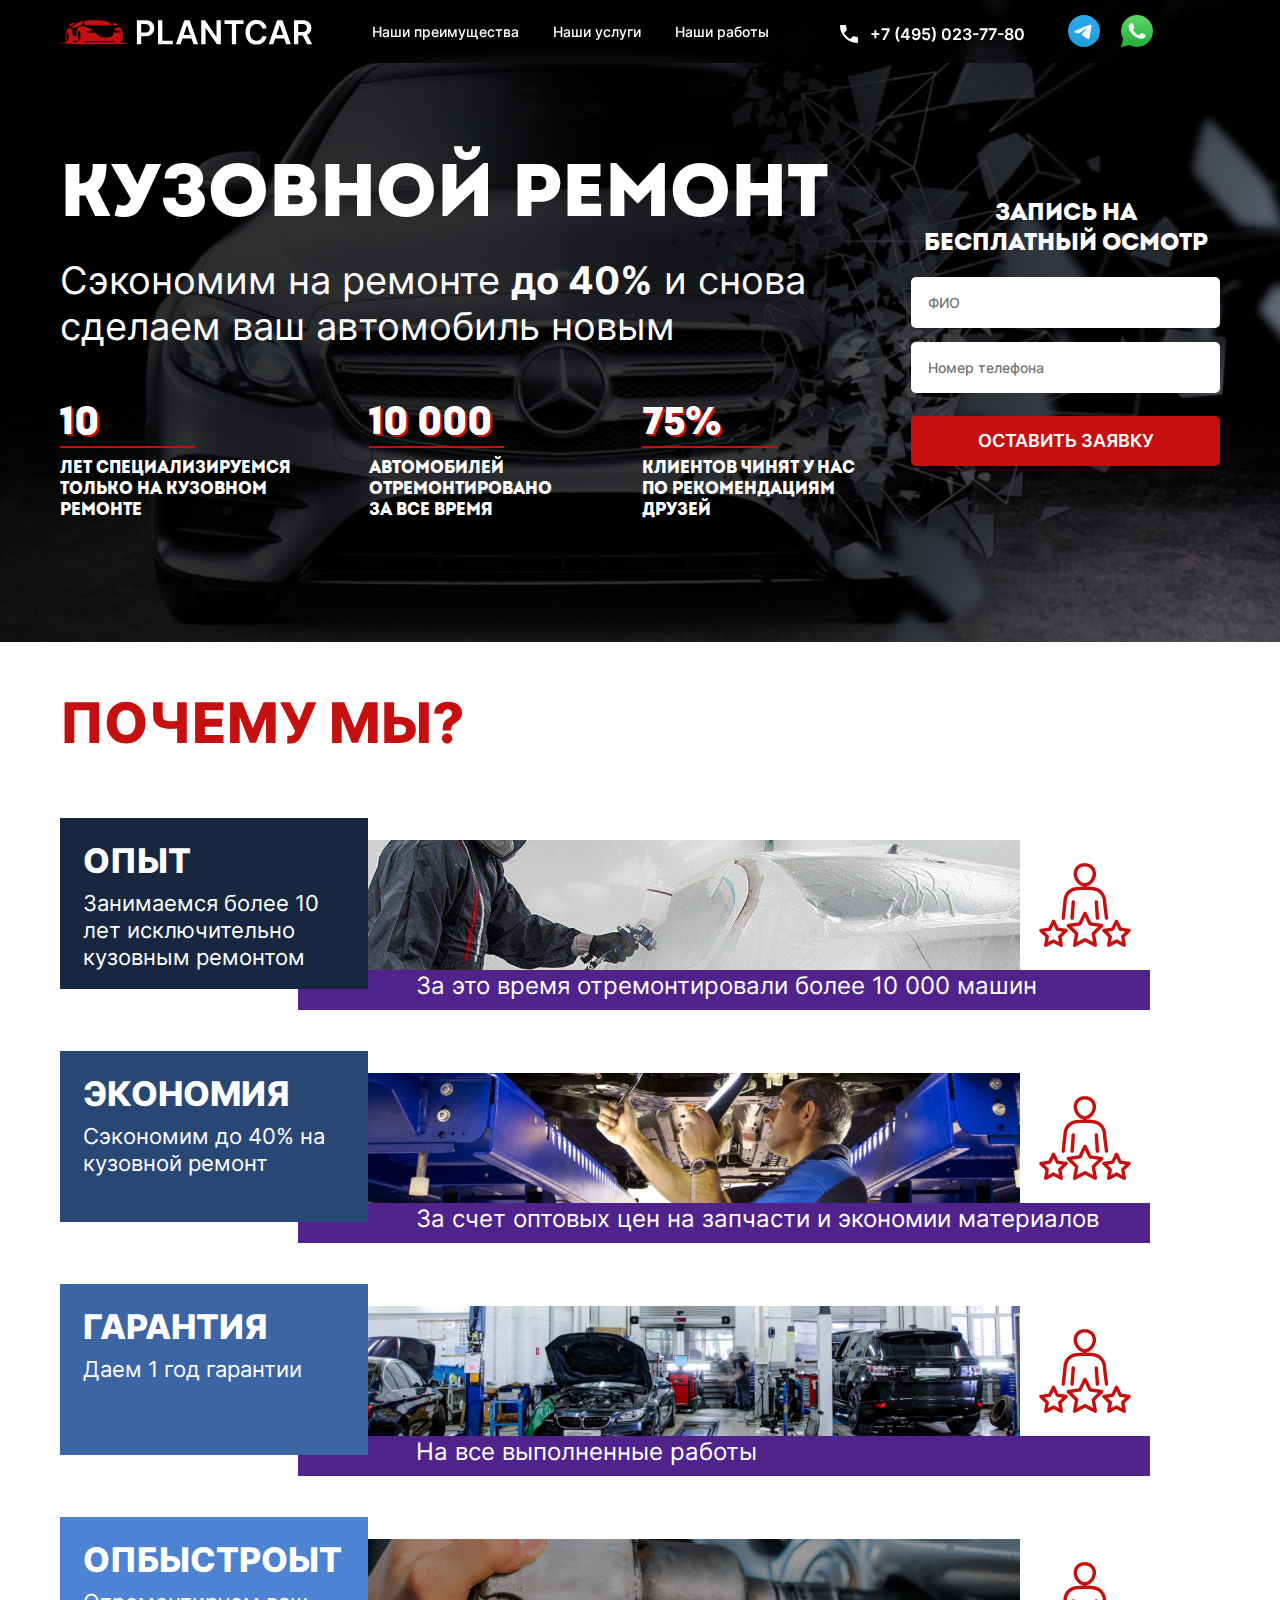
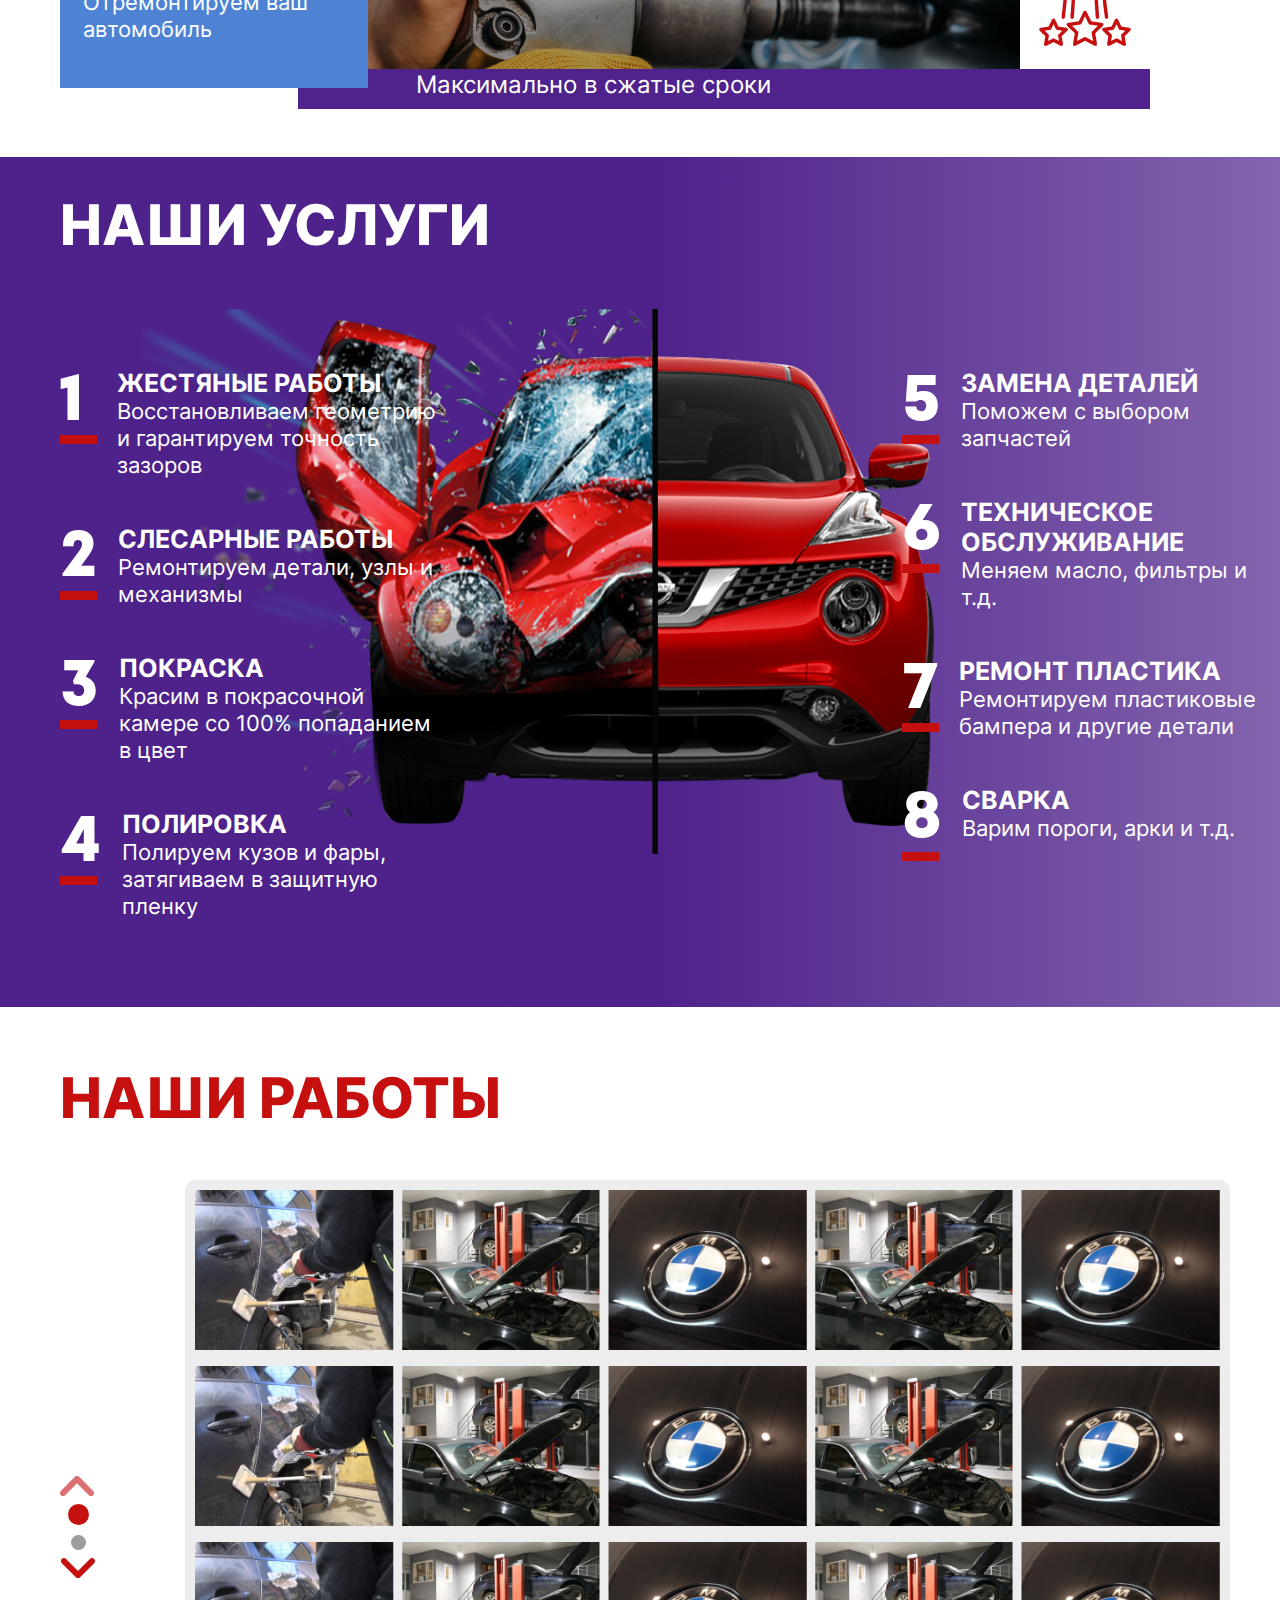
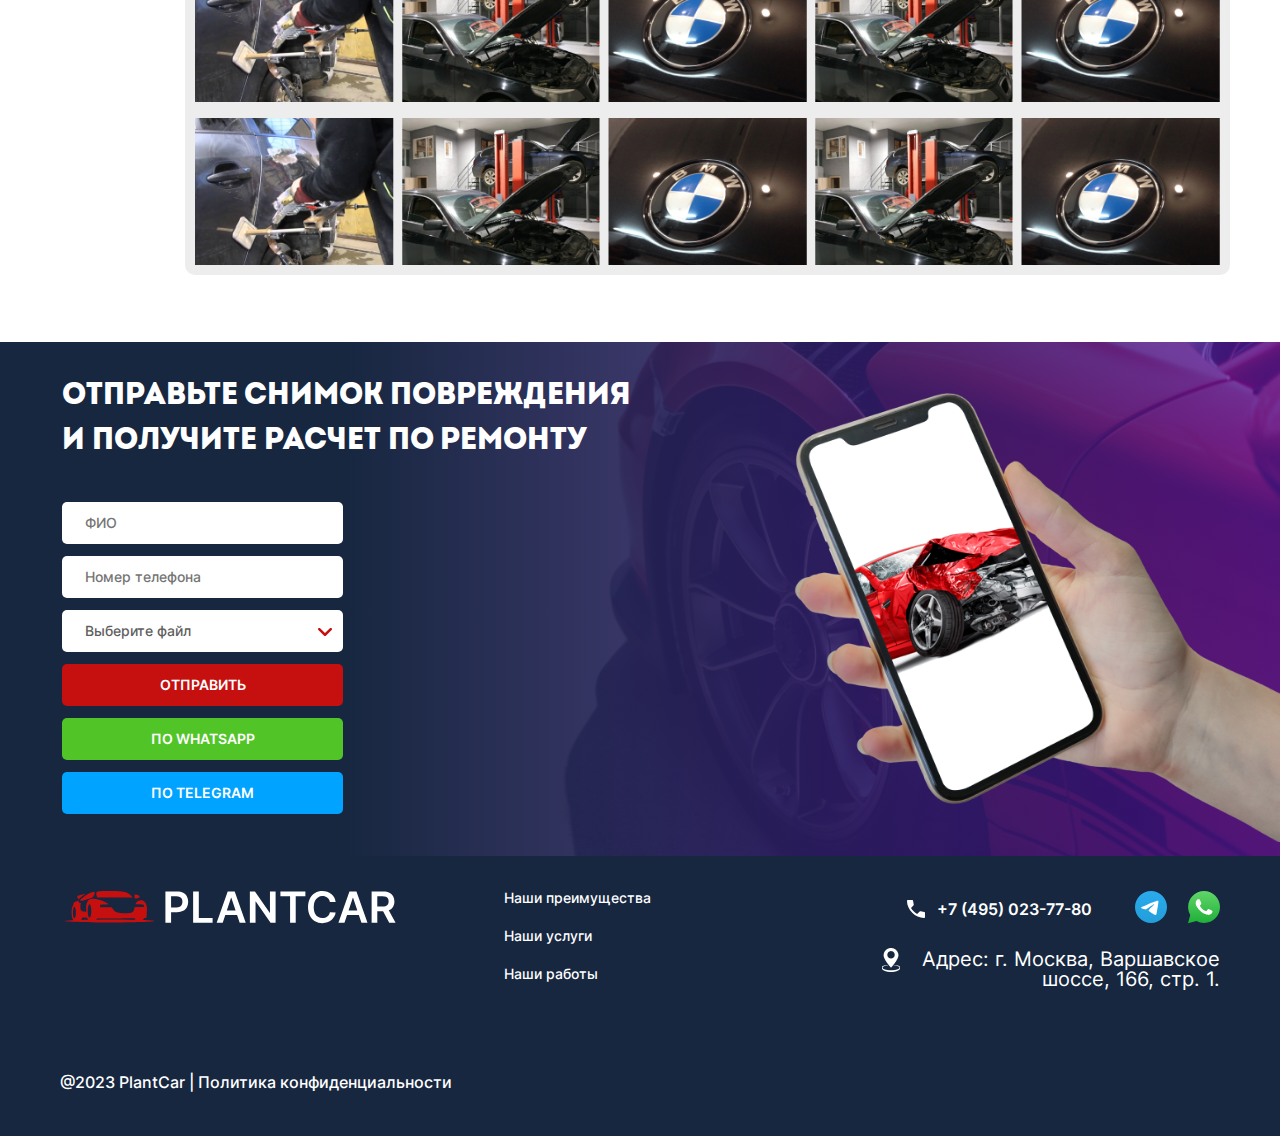
<file: index.html>
<!DOCTYPE html>
<html lang="ru">

<head>
  <meta charset="UTF-8">
  <meta http-equiv="X-UA-Compatible" content="IE=edge">
  <meta name="viewport" content="width=device-width, initial-scale=1.0">
  <link rel="icon" type="image/png" href="./images/ico.png">
  <title>PLANTCAR</title>
  <link href="./css/fonts.css" rel="stylesheet">
  <link href="./css/reset.css" rel="stylesheet">
  <link href="./css/swiper-bundle.min.css" rel="stylesheet">
  <link href="./css/style.css" rel="stylesheet">
  <link href="./css/media.css" rel="stylesheet">
  <script defer src="./js/inputmask.min.js"></script>
  <script defer src="./js/justvalidate.min.js"></script>
  <script defer src="./js/swiper-bundle.min.js"></script>
  <script defer src="./js/index.js"></script>
</head>

<body class="body">
  <header class="header">
    <div class="header__inner">
      <a class="logo" href="#!">
        <img src="./images/logo.svg" alt="Логотип plantcar" width="253" height="23">
      </a>
      <nav class="nav header__nav" data-menu="menu">
        <ul class="nav__list">
          <li><a class="nav__link" href="#about" data-menu-link>Наши преимущества</a></li>
          <li><a class="nav__link" href="#services" data-menu-link>Наши услуги</a></li>
          <li><a class="nav__link" href="#portfolio" data-menu-link>Наши работы</a></li>
        </ul>
        <div class="contacts">
          <a class="phone" href="tel:+74950237780">+7 (495) 023-77-80</a>
          <div class="socials">
            <a class="socials__link" href="https://t.me/jameselbrother" target="_blank" title="Перейти в телеграм">
              <img class="socials__image" src="./images/icons/telegram.svg" alt="Приложение телеграм">
            </a>
            <a class="socials__link" href="https://wa.me/79267902840" target="_blank" title="Перейти в вотсап">
              <img class="socials__image" src="./images/icons/whatsapp.svg" alt="Приложение вотсап">
            </a>
          </div>
        </div>
        <div class="header__nav-close" data-menu="close" title="Закрыть меню">
          <span class="header__nav-close-line"></span>
          <span class="header__nav-close-line"></span>
        </div>
      </nav>
      <div class="mobile__nav">
        <a class="mobile__nav-phone" href="tel:+74950237780">
          <svg width="24" height="24" viewBox="0 0 24 24" fill="none" xmlns="http://www.w3.org/2000/svg">
            <path
              d="M19.95 21C20.25 21 20.5 20.9 20.7 20.7C20.9 20.5 21 20.25 21 19.95V15.9C21 15.6667 20.925 15.4623 20.775 15.287C20.625 15.1123 20.4333 15 20.2 14.95L16.75 14.25C16.5167 14.2167 16.279 14.2373 16.037 14.312C15.7957 14.3873 15.6 14.5 15.45 14.65L13.1 17C11.8333 16.2333 10.675 15.325 9.625 14.275C8.575 13.225 7.7 12.1 7 10.9L9.4 8.45C9.55 8.3 9.646 8.129 9.688 7.937C9.72933 7.74567 9.73333 7.53333 9.7 7.3L9.05 3.8C9.01667 3.56667 8.90833 3.375 8.725 3.225C8.54167 3.075 8.33333 3 8.1 3H4.05C3.75 3 3.5 3.1 3.3 3.3C3.1 3.5 3 3.75 3 4.05C3 6.2 3.47933 8.29567 4.438 10.337C5.396 12.379 6.66267 14.1873 8.238 15.762C9.81267 17.3373 11.6207 18.604 13.662 19.562C15.704 20.5207 17.8 21 19.95 21Z"
              fill="white" />
          </svg>
        </a>
        <div class="burger-menu" data-menu="open">
          <span class="burger-menu-item burger-menu-item-first"></span>
          <span class="burger-menu-item burger-menu-item-second"></span>
          <span class="burger-menu-item burger-menu-item-third"></span>
        </div>
      </div>
    </div>
  </header>
  <div class="wrapper">
    <section class="hero">
      <div class="container">
        <div class="hero__inner">
          <div class="hero__content">
            <h1 class="hero__title">КУЗОВНОЙ РЕМОНТ</h1>
            <p class="hero__text">
              Сэкономим на ремонте <span class="text-bold">до 40%</span> и снова сделаем ваш автомобиль новым
            </p>
            <ul class="hero__list">
              <li class="hero__item">
                <p class="hero__item-number">10</p>
                <p class="hero__item-text">лет специализируемся только на кузовном ремонте</p>
              </li>
              <li class="hero__item">
                <p class="hero__item-number">10 000</p>
                <p class="hero__item-text">автомобилей отремонтировано за все время</p>
              </li>
              <li class="hero__item">
                <p class="hero__item-number">75%</p>
                <p class="hero__item-text">клиентов чинят у нас по рекомендациям друзей</p>
              </li>
            </ul>
          </div>
          <div class="hero__form">
            <form action="mail.php" method="POST" id="headerForm" class="form">
              <p class="form__text">ЗАПИСЬ НА БЕСПЛАТНЫЙ ОСМОТР</p>
              <div class="form__body">
                <label class="form__label" for="fullName">
                  <input class="form__input" id="headerFullName" name="fullName" type="text" placeholder="ФИО">
                </label>
                <label class="form__label" for="phone">
                  <input class="form__input" id="headerPhone" name="phone" type="tel" placeholder="Номер телефона">
                </label>
                <button class="form__button button">ОСТАВИТЬ ЗАЯВКУ</button>
              </div>
            </form>
          </div>
        </div>
      </div>
    </section>
    <main class="main">
      <div class="container">
        <section class="about" id="about">
          <h2 class="about__title title text-primary">Почему мы?</h2>
          <ul class="about__list">
            <li class="about__item">

              <div class="about__item-mobile">
                <div class="about__item-mobile__top">
                  <img class="about__item-mobile__image" src="./images/about-1.png" alt="ОПЫТ" width="100" height="100">
                  <h3 class="about__item-mobile__title">ОПЫТ</h3>
                </div>
                <p class="about__item-mobile__text">
                  Занимаемся более 10 лет исключительно кузовным ремонтом и за это время отремонтировали более 10 000
                  машин
              </div>

              <div class="about__item-desctop desctop-card">
                <div class="desctop-card__left">
                  <h3 class="desctop-card__title">ОПЫТ</h3>
                  <p class="desctop-card__desc">Занимаемся более 10 лет исключительно кузовным ремонтом</p>
                </div>
                <div class="desctop-card__right desctop-card__right-first">
                  <div class="desctop-card__image">
                    <img src="./images/about-1.png" alt="ОПЫТ" width="100" height="100">
                  </div>
                  <p class="desctop-card__text">
                    За это время отремонтировали более 10 000 машин
                  </p>
                </div>
              </div>

            </li>
            <li class="about__item">

              <div class="about__item-mobile">
                <div class="about__item-mobile__top">
                  <img class="about__item-mobile__image" src="./images/about-2.png" alt="ЭКОНОМИЯ" width="100"
                    height="100">
                  <h3 class="about__item-mobile__title">ЭКОНОМИЯ</h3>
                </div>
                <p class="about__item-mobile__text">
                  Сэкономим до 40% на кузовной ремонт за счет оптовых цен на запчасти и экономной выработке материалов
                </p>
              </div>

              <div class="about__item-desctop desctop-card">
                <div class="desctop-card__left">
                  <h3 class="desctop-card__title">ЭКОНОМИЯ</h3>
                  <p class="desctop-card__desc">Сэкономим до 40% на кузовной ремонт</p>
                </div>
                <div class="desctop-card__right desctop-card__right-second">
                  <div class="desctop-card__image">
                    <img src="./images/about-1.png" alt="ОПЫТ" width="100" height="100">
                  </div>
                  <p class="desctop-card__text">
                    За счет оптовых цен на запчасти и экономии материалов
                  </p>
                </div>
              </div>

            </li>
            <li class="about__item">

              <div class="about__item-mobile">
                <div class="about__item-mobile__top">
                  <img class="about__item-mobile__image" src="./images/about-3.png" alt="ГАРАНТИЯ" width="100"
                    height="100">
                  <h3 class="about__item-mobile__title">ГАРАНТИЯ</h3>
                </div>
                <p class="about__item-mobile__text">
                  Даем 1 год гарантии на все выполненные работы
                </p>
              </div>

              <div class="about__item-desctop desctop-card">
                <div class="desctop-card__left">
                  <h3 class="desctop-card__title">ГАРАНТИЯ</h3>
                  <p class="desctop-card__desc">Даем 1 год гарантии</p>
                </div>
                <div class="desctop-card__right desctop-card__right-third">
                  <div class="desctop-card__image">
                    <img src="./images/about-1.png" alt="ОПЫТ" width="100" height="100">
                  </div>
                  <p class="desctop-card__text">
                    На все выполненные работы
                  </p>
                </div>
              </div>

            </li>
            <li class="about__item">

              <div class="about__item-mobile">
                <div class="about__item-mobile__top">
                  <img class="about__item-mobile__image" src="./images/about-4.png" alt="БЫСТРО" width="100"
                    height="100">
                  <h3 class="about__item-mobile__title">БЫСТРО</h3>
                </div>
                <p class="about__item-mobile__text">
                  Отремонтируем ваш автомобиль моментально в сжатые сроки
                </p>
              </div>

              <div class="about__item-desctop desctop-card">
                <div class="desctop-card__left">
                  <h3 class="desctop-card__title">ОПБЫСТРОЫТ</h3>
                  <p class="desctop-card__desc">Отремонтируем ваш автомобиль</p>
                </div>
                <div class="desctop-card__right desctop-card__right-fourth">
                  <div class="desctop-card__image">
                    <img src="./images/about-1.png" alt="ОПЫТ" width="100" height="100">
                  </div>
                  <p class="desctop-card__text">
                    Максимально в сжатые сроки
                  </p>
                </div>
              </div>

            </li>
          </ul>
        </section>
      </div>
      <section class="services" id="services">
        <div class="container">
          <h2 class="services__title title">Наши услуги</h2>
          <ul class="services__list">
            <li class="services__item">
              <div class="services__item-content">
                <div><span class="services__item-num"></span></div>
                <div>
                  <h3 class="services__item-title">Жестяные работы</h3>
                  <p class="services__item-text">Восстановливаем геометрию и гарантируем точность зазоров</p>
                </div>
              </div>
            </li>
            <li class="services__item">
              <div class="services__item-content">
                <div><span class="services__item-num"></span></div>
                <div>
                  <h3 class="services__item-title">Слесарные работы</h3>
                  <p class="services__item-text">Ремонтируем детали, узлы и механизмы</p>
                </div>
              </div>
            </li>
            <li class="services__item">
              <div class="services__item-content">
                <div><span class="services__item-num"></span></div>
                <div>
                  <h3 class="services__item-title">Покраска</h3>
                  <p class="services__item-text">Красим в покрасочной камере со 100% попаданием в цвет</p>
                </div>
              </div>
            </li>
            <li class="services__item">
              <div class="services__item-content">
                <div><span class="services__item-num"></span></div>
                <div>
                  <h3 class="services__item-title">Полировка</h3>
                  <p class="services__item-text">Полируем кузов и фары, затягиваем в защитную пленку</p>
                </div>
              </div>
            </li>
            <li class="services__item">
              <div class="services__item-content">
                <div><span class="services__item-num"></span></div>
                <div>
                  <h3 class="services__item-title">Замена деталей</h3>
                  <p class="services__item-text">Поможем с выбором запчастей</p>
                </div>
              </div>
            </li>
            <li class="services__item">
              <div class="services__item-content">
                <div><span class="services__item-num"></span></div>
                <div>
                  <h3 class="services__item-title">Техническое обслуживание</h3>
                  <p class="services__item-text">Меняем масло, фильтры и т.д.</p>
                </div>
              </div>
            </li>
            <li class="services__item">
              <div class="services__item-content">
                <div><span class="services__item-num"></span></div>
                <div>
                  <h3 class="services__item-title">Ремонт пластика</h3>
                  <p class="services__item-text">Ремонтируем пластиковые бампера и другие детали</p>
                </div>
              </div>
            </li>
            <li class="services__item">
              <div class="services__item-content">
                <div><span class="services__item-num"></span></div>
                <div>
                  <h3 class="services__item-title">Сварка</h3>
                  <p class="services__item-text">Варим пороги, арки и т.д.</p>
                </div>
              </div>
            </li>
          </ul>
        </div>
      </section>
      <section class="portfolio" id="portfolio">
        <div class="container">
          <h2 class="portfolio__title title text-primary">Наши работы</h2>
          <div class="portfolio__content">
            <div class="swiper mySwiper">
              <div class="swiper-wrapper">
                <div class="swiper-slide">
                  <img class="portfolio__image" src="./images/slide1.jpg" data-portfolio="1" alt="Изображение портволио"
                    width="225" height="189" loading="lazy">
                  <div class="swiper-lazy-preloader"></div>
                </div>
                <div class="swiper-slide">
                  <img class="portfolio__image" src="./images/slide2.jpg" data-portfolio="2" alt="Изображение портволио"
                    width="225" height="189" loading="lazy">
                  <div class="swiper-lazy-preloader"></div>
                </div>
                <div class="swiper-slide">
                  <img class="portfolio__image" src="./images/slide3.jpg" data-portfolio="3" alt="Изображение портволио"
                    width="225" height="189" loading="lazy">
                  <div class="swiper-lazy-preloader"></div>
                </div>
                <div class="swiper-slide">
                  <img class="portfolio__image" src="./images/slide2.jpg" data-portfolio="4" alt="Изображение портволио"
                    width="225" height="189" loading="lazy">
                  <div class="swiper-lazy-preloader"></div>
                </div>
                <div class="swiper-slide">
                  <img class="portfolio__image" src="./images/slide3.jpg" data-portfolio="5" alt="Изображение портволио"
                    width="225" height="189" loading="lazy">
                  <div class="swiper-lazy-preloader"></div>
                </div>
                <div class="swiper-slide">
                  <img class="portfolio__image" src="./images/slide1.jpg" data-portfolio="6" alt="Изображение портволио"
                    width="225" height="189" loading="lazy">
                  <div class="swiper-lazy-preloader"></div>
                </div>
                <div class="swiper-slide">
                  <img class="portfolio__image" src="./images/slide2.jpg" data-portfolio="7" alt="Изображение портволио"
                    width="225" height="189" loading="lazy">
                  <div class="swiper-lazy-preloader"></div>
                </div>
                <div class="swiper-slide">
                  <img class="portfolio__image" src="./images/slide3.jpg" data-portfolio="8" alt="Изображение портволио"
                    width="225" height="189" loading="lazy">
                  <div class="swiper-lazy-preloader"></div>
                </div>
                <div class="swiper-slide">
                  <img class="portfolio__image" src="./images/slide2.jpg" data-portfolio="9" alt="Изображение портволио"
                    width="225" height="189" loading="lazy">
                  <div class="swiper-lazy-preloader"></div>
                </div>
                <div class="swiper-slide">
                  <img class="portfolio__image" src="./images/slide3.jpg" data-portfolio="10"
                    alt="Изображение портволио" width="225" height="189" loading="lazy">
                  <div class="swiper-lazy-preloader"></div>
                </div>
                <div class="swiper-slide">
                  <img class="portfolio__image" src="./images/slide1.jpg" data-portfolio="11"
                    alt="Изображение портволио" width="225" height="189" loading="lazy">
                  <div class="swiper-lazy-preloader"></div>
                </div>
                <div class="swiper-slide">
                  <img class="portfolio__image" src="./images/slide2.jpg" data-portfolio="12"
                    alt="Изображение портволио" width="225" height="189" loading="lazy">
                  <div class="swiper-lazy-preloader"></div>
                </div>
                <div class="swiper-slide">
                  <img class="portfolio__image" src="./images/slide3.jpg" data-portfolio="13"
                    alt="Изображение портволио" width="225" height="189" loading="lazy">
                  <div class="swiper-lazy-preloader"></div>
                </div>
                <div class="swiper-slide">
                  <img class="portfolio__image" src="./images/slide2.jpg" data-portfolio="14"
                    alt="Изображение портволио" width="225" height="189" loading="lazy">
                  <div class="swiper-lazy-preloader"></div>
                </div>
                <div class="swiper-slide">
                  <img class="portfolio__image" src="./images/slide3.jpg" data-portfolio="15"
                    alt="Изображение портволио" width="225" height="189" loading="lazy">
                  <div class="swiper-lazy-preloader"></div>
                </div>
                <div class="swiper-slide">
                  <img class="portfolio__image" src="./images/slide1.jpg" data-portfolio="16"
                    alt="Изображение портволио" width="225" height="189" loading="lazy">
                  <div class="swiper-lazy-preloader"></div>
                </div>
                <div class="swiper-slide">
                  <img class="portfolio__image" src="./images/slide2.jpg" data-portfolio="17"
                    alt="Изображение портволио" width="225" height="189" loading="lazy">
                  <div class="swiper-lazy-preloader"></div>
                </div>
                <div class="swiper-slide">
                  <img class="portfolio__image" src="./images/slide3.jpg" data-portfolio="18"
                    alt="Изображение портволио" width="225" height="189" loading="lazy">
                  <div class="swiper-lazy-preloader"></div>
                </div>
                <div class="swiper-slide">
                  <img class="portfolio__image" src="./images/slide2.jpg" data-portfolio="19"
                    alt="Изображение портволио" width="225" height="189" loading="lazy">
                  <div class="swiper-lazy-preloader"></div>
                </div>
                <div class="swiper-slide">
                  <img class="portfolio__image" src="./images/slide3.jpg" data-portfolio="20"
                    alt="Изображение портволио" width="225" height="189" loading="lazy">
                  <div class="swiper-lazy-preloader"></div>
                </div>
                <div class="swiper-slide">
                  <img class="portfolio__image" src="./images/slide1.jpg" data-portfolio="21"
                    alt="Изображение портволио" width="225" height="189" loading="lazy">
                  <div class="swiper-lazy-preloader"></div>
                </div>
                <div class="swiper-slide">
                  <img class="portfolio__image" src="./images/slide2.jpg" data-portfolio="22"
                    alt="Изображение портволио" width="225" height="189" loading="lazy">
                  <div class="swiper-lazy-preloader"></div>
                </div>
                <div class="swiper-slide">
                  <img class="portfolio__image" src="./images/slide3.jpg" data-portfolio="23"
                    alt="Изображение портволио" width="225" height="189" loading="lazy">
                  <div class="swiper-lazy-preloader"></div>
                </div>
                <div class="swiper-slide">
                  <img class="portfolio__image" src="./images/slide2.jpg" data-portfolio="24"
                    alt="Изображение портволио" width="225" height="189" loading="lazy">
                  <div class="swiper-lazy-preloader"></div>
                </div>
                <div class="swiper-slide">
                  <img class="portfolio__image" src="./images/slide3.jpg" data-portfolio="25"
                    alt="Изображение портволио" width="225" height="189" loading="lazy">
                  <div class="swiper-lazy-preloader"></div>
                </div>
                <div class="swiper-slide">
                  <img class="portfolio__image" src="./images/slide1.jpg" data-portfolio="26"
                    alt="Изображение портволио" width="225" height="189" loading="lazy">
                  <div class="swiper-lazy-preloader"></div>
                </div>
                <div class="swiper-slide">
                  <img class="portfolio__image" src="./images/slide2.jpg" data-portfolio="27"
                    alt="Изображение портволио" width="225" height="189" loading="lazy">
                  <div class="swiper-lazy-preloader"></div>
                </div>
                <div class="swiper-slide">
                  <img class="portfolio__image" src="./images/slide3.jpg" data-portfolio="28"
                    alt="Изображение портволио" width="225" height="189" loading="lazy">
                  <div class="swiper-lazy-preloader"></div>
                </div>
                <div class="swiper-slide">
                  <img class="portfolio__image" src="./images/slide2.jpg" data-portfolio="29"
                    alt="Изображение портволио" width="225" height="189" loading="lazy">
                  <div class="swiper-lazy-preloader"></div>
                </div>
                <div class="swiper-slide">
                  <img class="portfolio__image" src="./images/slide3.jpg" data-portfolio="30"
                    alt="Изображение портволио" width="225" height="189" loading="lazy">
                  <div class="swiper-lazy-preloader"></div>
                </div>
                <div class="swiper-slide">
                  <img class="portfolio__image" src="./images/slide1.jpg" data-portfolio="31"
                    alt="Изображение портволио" width="225" height="189" loading="lazy">
                  <div class="swiper-lazy-preloader"></div>
                </div>
                <div class="swiper-slide">
                  <img class="portfolio__image" src="./images/slide2.jpg" data-portfolio="32"
                    alt="Изображение портволио" width="225" height="189" loading="lazy">
                  <div class="swiper-lazy-preloader"></div>
                </div>
                <div class="swiper-slide">
                  <img class="portfolio__image" src="./images/slide3.jpg" data-portfolio="33"
                    alt="Изображение портволио" width="225" height="189" loading="lazy">
                  <div class="swiper-lazy-preloader"></div>
                </div>
                <div class="swiper-slide">
                  <img class="portfolio__image" src="./images/slide2.jpg" data-portfolio="34"
                    alt="Изображение портволио" width="225" height="189" loading="lazy">
                  <div class="swiper-lazy-preloader"></div>
                </div>
                <div class="swiper-slide">
                  <img class="portfolio__image" src="./images/slide3.jpg" data-portfolio="35"
                    alt="Изображение портволио" width="225" height="189" loading="lazy">
                  <div class="swiper-lazy-preloader"></div>
                </div>
                <div class="swiper-slide">
                  <img class="portfolio__image" src="./images/slide1.jpg" data-portfolio="36"
                    alt="Изображение портволио" width="225" height="189" loading="lazy">
                  <div class="swiper-lazy-preloader"></div>
                </div>
                <div class="swiper-slide">
                  <img class="portfolio__image" src="./images/slide2.jpg" data-portfolio="37"
                    alt="Изображение портволио" width="225" height="189" loading="lazy">
                  <div class="swiper-lazy-preloader"></div>
                </div>
                <div class="swiper-slide">
                  <img class="portfolio__image" src="./images/slide3.jpg" data-portfolio="38"
                    alt="Изображение портволио" width="225" height="189" loading="lazy">
                  <div class="swiper-lazy-preloader"></div>
                </div>
                <div class="swiper-slide">
                  <img class="portfolio__image" src="./images/slide2.jpg" data-portfolio="39"
                    alt="Изображение портволио" width="225" height="189" loading="lazy">
                  <div class="swiper-lazy-preloader"></div>
                </div>
                <div class="swiper-slide">
                  <img class="portfolio__image" src="./images/slide3.jpg" data-portfolio="40"
                    alt="Изображение портволио" width="225" height="189" loading="lazy">
                  <div class="swiper-lazy-preloader"></div>
                </div>
              </div>

              <div class="swiper-pagination"></div>

              <div class="portfolio__slider-prev" title="Предыдущий слайд"><img src="./images/icons/swiper-arrow.svg"
                  alt="Стрелка назад"></div>
              <div class="portfolio__slider-next" title="Следующий сайт"><img src="./images/icons/swiper-arrow.svg"
                  alt="Стрелка вперед"></div>
            </div>
          </div>
        </div>
      </section>
  </div>
  <section class="send">
    <div class="send__inner">
      <div class="send__content">
        <h2 class="send__title">
          ОТПРАВЬТЕ СНИМОК ПОВРЕЖДЕНИЯ И
          ПОЛУЧИТЕ РАСЧЕТ ПО РЕМОНТУ
        </h2>
        <div class="send__form">
          <form action="mail.php" method="POST" id="sendForm" class="form" enctype="multipart/form-data">

            <label class="form__label" for="sendName"><input class="form__input" id="sendFullName" name="name"
                type="text" placeholder="ФИО"></label>
            <label class="form__label" for="sendPhone"><input class="form__input" id="sendPhone" name="phone" type="tel"
                placeholder="Номер телефона"></label>
            <label for="sendPicture" class="form__label-picture form__label">
              <span class="file-name">Выберите файл</span>
              <input id="sendPicture" class="form__input" name="file[]" accept=".jpg, .jpeg, .png, .gif" type="file"
                multiple placeholder="Выберите файл">
            </label>
            <button class="button form__button">ОТПРАВИТЬ</button>
          </form>
        </div>
        <div class="send__buttons">
          <a class="button-whatsup button" href="https://wa.me/79267902840" target="_blank">ПО WHATSAPP</a>
          <a class="button-telegram button" href="https://t.me/jameselbrother" target="_blank">ПО TELEGRAM</a>
        </div>
      </div>
      <div class="send__image">
        <img src="./images/send-picture.png" alt="Снимок повреждения на экране телефона" width="751" height="590">
      </div>
    </div>
  </section>
  </main>
  <footer class="footer">
    <div class="footer__inner container">
      <a class="footer__logo" href="#!">
        <img src="./images/logo-large.svg" alt="Логотип plantcar" width="341" height="33">
      </a>
      <nav class="nav footer__nav">
        <ul class="nav__list footer__nav-list">
          <li><a class="nav__link" href="#about">Наши преимущества</a></li>
          <li><a class="nav__link" href="#services">Наши услуги</a></li>
          <li><a class="nav__link" href="#portfolio">Наши работы</a></li>
        </ul>
      </nav>
      <div class="footer__contacts">
        <div class="contacts">
          <a class="phone" href="+74950237780">+7 (495) 023-77-80</a>
          <div class="socials">
            <a class="socials__link" href="https://t.me/jameselbrother" target="_blank" title="Перейти в телеграм">
              <img class="socials__image" src="./images/icons/telegram.svg" alt="Приложение телеграм">
            </a>
            <a class="socials__link" href="https://wa.me/79267902840" target="_blank" title="Перейти в вотсап">
              <img class="socials__image" src="./images/icons/whatsapp.svg" alt="Приложение вотсап">
            </a>
          </div>
        </div>
        <p class="address" href="#!">Адрес: г. Москва, Варшавское шоссе, 166, стр. 1.</p>
      </div>
    </div>
    <div class="footer__copyright container">
      <span>@2023 PlantCar</span>
      |
      <a href="./privacy/privacy.html" target="_blank">Политика конфиденциальности</a>
    </div>
  </footer>
  </div>
  <div class="popup">
    <div class="popup__overlay">
      <div class="popup__inner">
        <button class="popup__close" title="Закрыть окно">
          <span class="popup__close-line"></span>
          <span class="popup__close-line"></span>
        </button>
        <div class="popup__title"></div>
        <div class="popup__body">

        </div>
      </div>
    </div>
  </div>
</body>

</html>
</file>
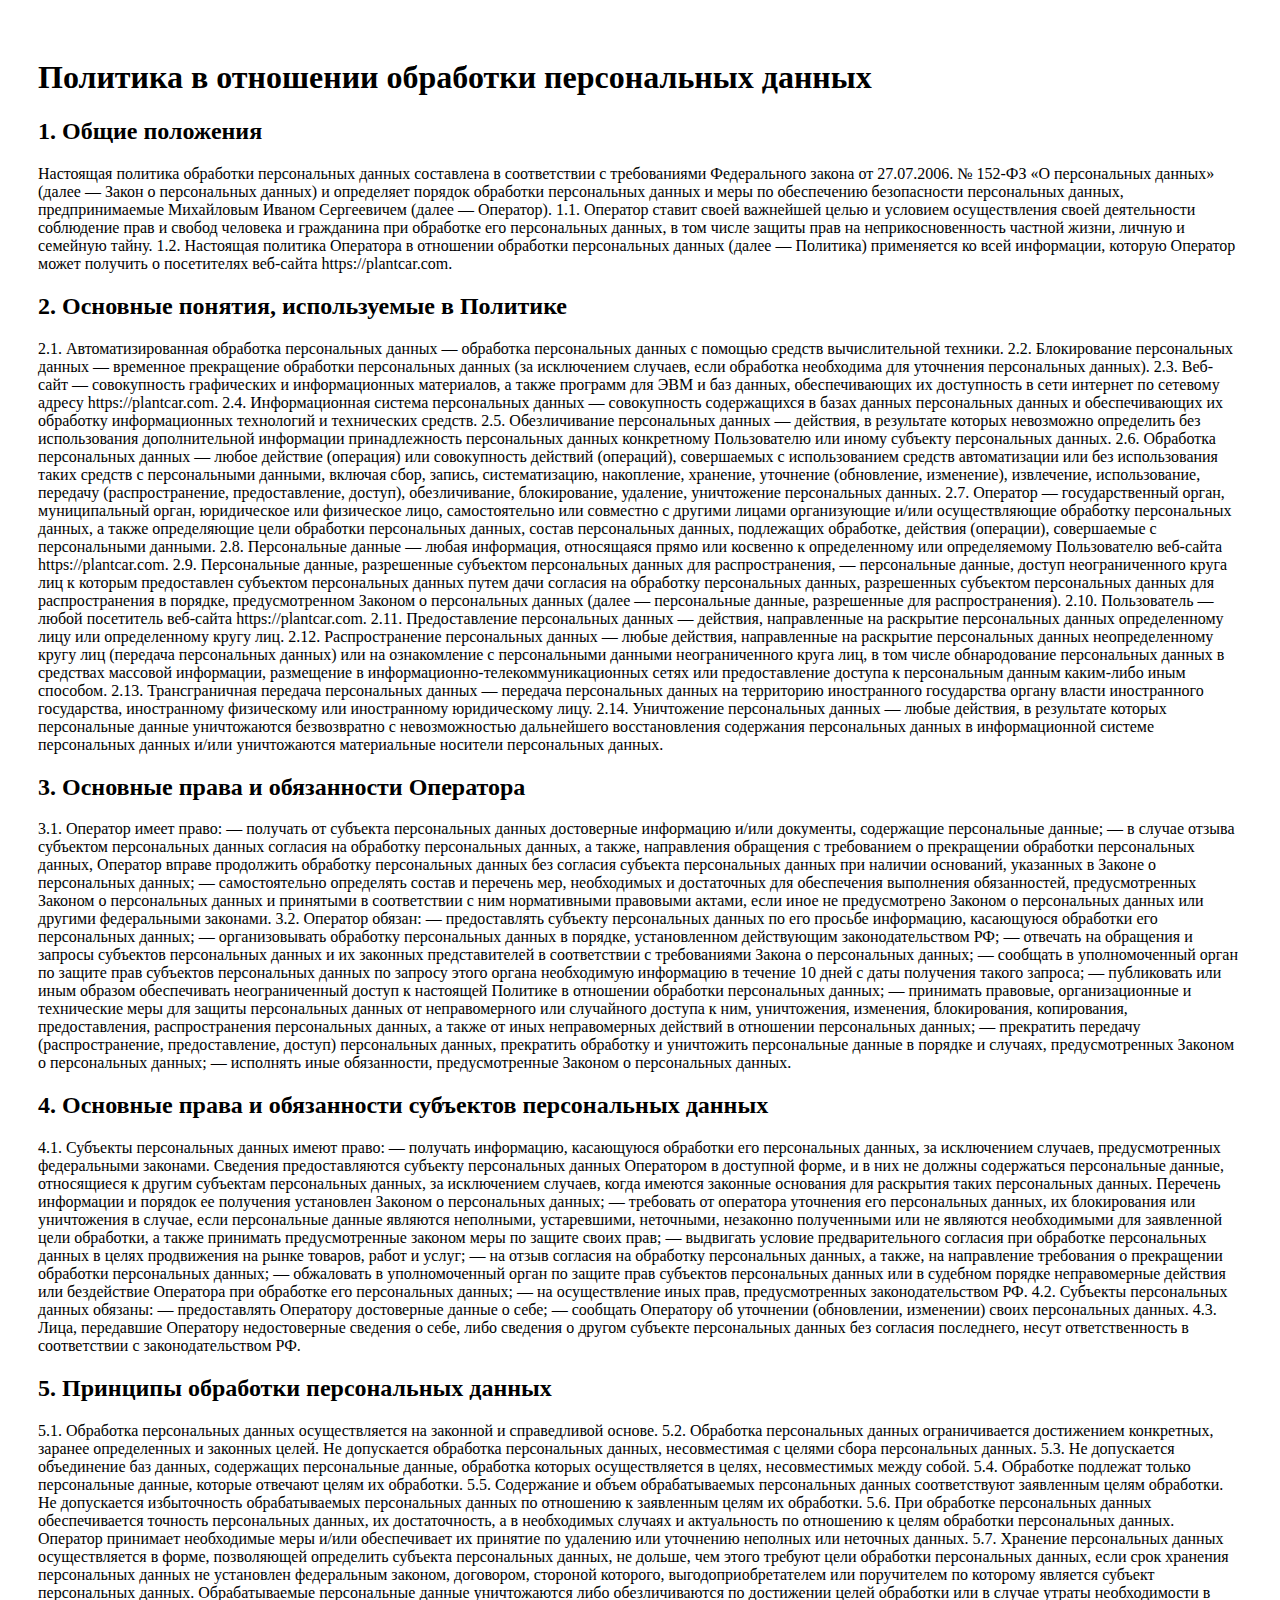
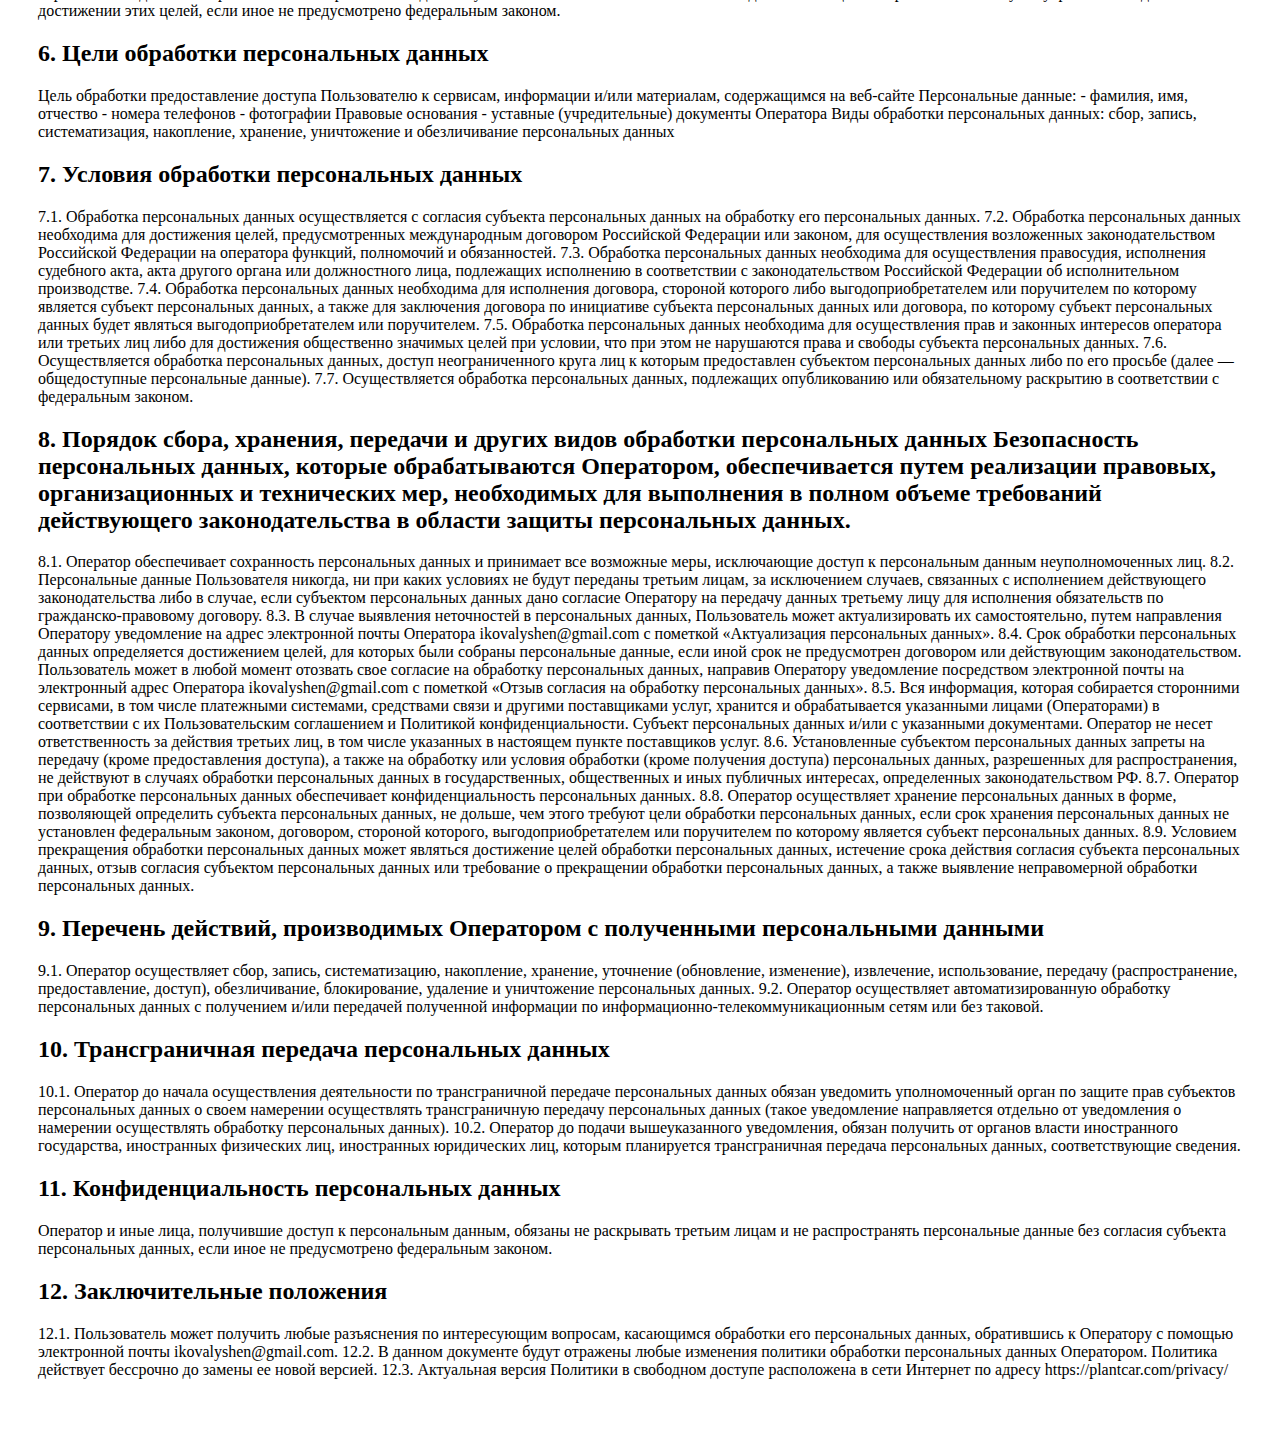
<file: privacy/privacy.html>
<!DOCTYPE html>
<html lang="ru">

<head>
  <meta charset="UTF-8">
  <meta http-equiv="X-UA-Compatible" content="IE=edge">
  <meta name="viewport" content="width=device-width, initial-scale=1.0">
  <title>Plantcar privacy</title>
</head>

<body style="padding: 30px;">
  <h1>Политика в отношении обработки персональных данных</h1>
  <h2>1. Общие положения</h2>
  <p>
    Настоящая политика обработки персональных данных составлена в соответствии с требованиями Федерального закона от
    27.07.2006. № 152-ФЗ «О персональных данных» (далее — Закон о персональных данных) и определяет порядок обработки
    персональных данных и меры по обеспечению безопасности персональных данных, предпринимаемые Михайловым Иваном
    Сергеевичем (далее — Оператор).
    1.1. Оператор ставит своей важнейшей целью и условием осуществления своей деятельности соблюдение прав и свобод
    человека и гражданина при обработке его персональных данных, в том числе защиты прав на неприкосновенность частной
    жизни, личную и семейную тайну.
    1.2. Настоящая политика Оператора в отношении обработки персональных данных (далее — Политика) применяется ко всей
    информации, которую Оператор может получить о посетителях веб-сайта https://plantcar.com.
  </p>
  <h2>2. Основные понятия, используемые в Политике</h2>
  <p>
    2.1. Автоматизированная обработка персональных данных — обработка персональных данных с помощью средств
    вычислительной
    техники.
    2.2. Блокирование персональных данных — временное прекращение обработки персональных данных (за исключением случаев,
    если обработка необходима для уточнения персональных данных).
    2.3. Веб-сайт — совокупность графических и информационных материалов, а также программ для ЭВМ и баз данных,
    обеспечивающих их доступность в сети интернет по сетевому адресу https://plantcar.com.
    2.4. Информационная система персональных данных — совокупность содержащихся в базах данных персональных данных и
    обеспечивающих их обработку информационных технологий и технических средств.
    2.5. Обезличивание персональных данных — действия, в результате которых невозможно определить без использования
    дополнительной информации принадлежность персональных данных конкретному Пользователю или иному субъекту
    персональных
    данных.
    2.6. Обработка персональных данных — любое действие (операция) или совокупность действий (операций), совершаемых с
    использованием средств автоматизации или без использования таких средств с персональными данными, включая сбор,
    запись, систематизацию, накопление, хранение, уточнение (обновление, изменение), извлечение, использование, передачу
    (распространение, предоставление, доступ), обезличивание, блокирование, удаление, уничтожение персональных данных.
    2.7. Оператор — государственный орган, муниципальный орган, юридическое или физическое лицо, самостоятельно или
    совместно с другими лицами организующие и/или осуществляющие обработку персональных данных, а также определяющие
    цели
    обработки персональных данных, состав персональных данных, подлежащих обработке, действия (операции), совершаемые с
    персональными данными.
    2.8. Персональные данные — любая информация, относящаяся прямо или косвенно к определенному или определяемому
    Пользователю веб-сайта https://plantcar.com.
    2.9. Персональные данные, разрешенные субъектом персональных данных для распространения, — персональные данные,
    доступ
    неограниченного круга лиц к которым предоставлен субъектом персональных данных путем дачи согласия на обработку
    персональных данных, разрешенных субъектом персональных данных для распространения в порядке, предусмотренном
    Законом
    о персональных данных (далее — персональные данные, разрешенные для распространения).
    2.10. Пользователь — любой посетитель веб-сайта https://plantcar.com.
    2.11. Предоставление персональных данных — действия, направленные на раскрытие персональных данных определенному
    лицу
    или определенному кругу лиц.
    2.12. Распространение персональных данных — любые действия, направленные на раскрытие персональных данных
    неопределенному кругу лиц (передача персональных данных) или на ознакомление с персональными данными неограниченного
    круга лиц, в том числе обнародование персональных данных в средствах массовой информации, размещение в
    информационно-телекоммуникационных сетях или предоставление доступа к персональным данным каким-либо иным способом.
    2.13. Трансграничная передача персональных данных — передача персональных данных на территорию иностранного
    государства органу власти иностранного государства, иностранному физическому или иностранному юридическому лицу.
    2.14. Уничтожение персональных данных — любые действия, в результате которых персональные данные уничтожаются
    безвозвратно с невозможностью дальнейшего восстановления содержания персональных данных в информационной системе
    персональных данных и/или уничтожаются материальные носители персональных данных.
  </p>
  <h2>3. Основные права и обязанности Оператора</h2>
  <p>
    3.1. Оператор имеет право:
    — получать от субъекта персональных данных достоверные информацию и/или документы, содержащие персональные данные;
    — в случае отзыва субъектом персональных данных согласия на обработку персональных данных, а также, направления
    обращения с требованием о прекращении обработки персональных данных, Оператор вправе продолжить обработку
    персональных
    данных без согласия субъекта персональных данных при наличии оснований, указанных в Законе о персональных данных;
    — самостоятельно определять состав и перечень мер, необходимых и достаточных для обеспечения выполнения
    обязанностей,
    предусмотренных Законом о персональных данных и принятыми в соответствии с ним нормативными правовыми актами, если
    иное не предусмотрено Законом о персональных данных или другими федеральными законами.
    3.2. Оператор обязан:
    — предоставлять субъекту персональных данных по его просьбе информацию, касающуюся обработки его персональных
    данных;
    — организовывать обработку персональных данных в порядке, установленном действующим законодательством РФ;
    — отвечать на обращения и запросы субъектов персональных данных и их законных представителей в соответствии с
    требованиями Закона о персональных данных;
    — сообщать в уполномоченный орган по защите прав субъектов персональных данных по запросу этого органа необходимую
    информацию в течение 10 дней с даты получения такого запроса;
    — публиковать или иным образом обеспечивать неограниченный доступ к настоящей Политике в отношении обработки
    персональных данных;
    — принимать правовые, организационные и технические меры для защиты персональных данных от неправомерного или
    случайного доступа к ним, уничтожения, изменения, блокирования, копирования, предоставления, распространения
    персональных данных, а также от иных неправомерных действий в отношении персональных данных;
    — прекратить передачу (распространение, предоставление, доступ) персональных данных, прекратить обработку и
    уничтожить
    персональные данные в порядке и случаях, предусмотренных Законом о персональных данных;
    — исполнять иные обязанности, предусмотренные Законом о персональных данных.
  </p>
  <h2>4. Основные права и обязанности субъектов персональных данных</h2>
  <p>
    4.1. Субъекты персональных данных имеют право:
    — получать информацию, касающуюся обработки его персональных данных, за исключением случаев, предусмотренных
    федеральными законами. Сведения предоставляются субъекту персональных данных Оператором в доступной форме, и в них
    не
    должны содержаться персональные данные, относящиеся к другим субъектам персональных данных, за исключением случаев,
    когда имеются законные основания для раскрытия таких персональных данных. Перечень информации и порядок ее получения
    установлен Законом о персональных данных;
    — требовать от оператора уточнения его персональных данных, их блокирования или уничтожения в случае, если
    персональные данные являются неполными, устаревшими, неточными, незаконно полученными или не являются необходимыми
    для
    заявленной цели обработки, а также принимать предусмотренные законом меры по защите своих прав;
    — выдвигать условие предварительного согласия при обработке персональных данных в целях продвижения на рынке
    товаров,
    работ и услуг;
    — на отзыв согласия на обработку персональных данных, а также, на направление требования о прекращении обработки
    персональных данных;
    — обжаловать в уполномоченный орган по защите прав субъектов персональных данных или в судебном порядке
    неправомерные
    действия или бездействие Оператора при обработке его персональных данных;
    — на осуществление иных прав, предусмотренных законодательством РФ.
    4.2. Субъекты персональных данных обязаны:
    — предоставлять Оператору достоверные данные о себе;
    — сообщать Оператору об уточнении (обновлении, изменении) своих персональных данных.
    4.3. Лица, передавшие Оператору недостоверные сведения о себе, либо сведения о другом субъекте персональных данных
    без
    согласия последнего, несут ответственность в соответствии с законодательством РФ.
  </p>
  <h2>5. Принципы обработки персональных данных</h2>
  <p>
    5.1. Обработка персональных данных осуществляется на законной и справедливой основе.
    5.2. Обработка персональных данных ограничивается достижением конкретных, заранее определенных и законных целей. Не
    допускается обработка персональных данных, несовместимая с целями сбора персональных данных.
    5.3. Не допускается объединение баз данных, содержащих персональные данные, обработка которых осуществляется в
    целях,
    несовместимых между собой.
    5.4. Обработке подлежат только персональные данные, которые отвечают целям их обработки.
    5.5. Содержание и объем обрабатываемых персональных данных соответствуют заявленным целям обработки. Не допускается
    избыточность обрабатываемых персональных данных по отношению к заявленным целям их обработки.
    5.6. При обработке персональных данных обеспечивается точность персональных данных, их достаточность, а в
    необходимых
    случаях и актуальность по отношению к целям обработки персональных данных. Оператор принимает необходимые меры и/или
    обеспечивает их принятие по удалению или уточнению неполных или неточных данных.
    5.7. Хранение персональных данных осуществляется в форме, позволяющей определить субъекта персональных данных, не
    дольше, чем этого требуют цели обработки персональных данных, если срок хранения персональных данных не установлен
    федеральным законом, договором, стороной которого, выгодоприобретателем или поручителем по которому является субъект
    персональных данных. Обрабатываемые персональные данные уничтожаются либо обезличиваются по достижении целей
    обработки
    или в случае утраты необходимости в достижении этих целей, если иное не предусмотрено федеральным законом.
  </p>
  <h2>6. Цели обработки персональных данных</h2>
  <p>
    Цель обработки предоставление доступа Пользователю к сервисам, информации и/или материалам, содержащимся на веб-сайте
  Персональные данные:
  - фамилия, имя, отчество
  - номера телефонов
  - фотографии
  Правовые основания - уставные (учредительные) документы Оператора
  Виды обработки персональных данных: сбор, запись, систематизация, накопление, хранение, уничтожение и обезличивание персональных данных
  </p>
  <h2>7. Условия обработки персональных данных</h2>
  <p>7.1. Обработка персональных данных осуществляется с согласия субъекта персональных данных на обработку его
    персональных данных.
    7.2. Обработка персональных данных необходима для достижения целей, предусмотренных международным договором Российской
    Федерации или законом, для осуществления возложенных законодательством Российской Федерации на оператора функций,
    полномочий и обязанностей.
    7.3. Обработка персональных данных необходима для осуществления правосудия, исполнения судебного акта, акта другого
    органа или должностного лица, подлежащих исполнению в соответствии с законодательством Российской Федерации об
    исполнительном производстве.
    7.4. Обработка персональных данных необходима для исполнения договора, стороной которого либо выгодоприобретателем или
    поручителем по которому является субъект персональных данных, а также для заключения договора по инициативе субъекта
    персональных данных или договора, по которому субъект персональных данных будет являться выгодоприобретателем или
    поручителем.
    7.5. Обработка персональных данных необходима для осуществления прав и законных интересов оператора или третьих лиц
    либо для достижения общественно значимых целей при условии, что при этом не нарушаются права и свободы субъекта
    персональных данных.
    7.6. Осуществляется обработка персональных данных, доступ неограниченного круга лиц к которым предоставлен субъектом
    персональных данных либо по его просьбе (далее — общедоступные персональные данные).
    7.7. Осуществляется обработка персональных данных, подлежащих опубликованию или обязательному раскрытию в соответствии
    с федеральным законом.</p>
  <h2>8. Порядок сбора, хранения, передачи и других видов обработки персональных данных
    Безопасность персональных данных, которые обрабатываются Оператором, обеспечивается путем реализации правовых,
    организационных и технических мер, необходимых для выполнения в полном объеме требований действующего законодательства
    в области защиты персональных данных.</h2>
  <p>8.1. Оператор обеспечивает сохранность персональных данных и принимает все возможные меры, исключающие доступ к
    персональным данным неуполномоченных лиц.
    8.2. Персональные данные Пользователя никогда, ни при каких условиях не будут переданы третьим лицам, за исключением
    случаев, связанных с исполнением действующего законодательства либо в случае, если субъектом персональных данных дано
    согласие Оператору на передачу данных третьему лицу для исполнения обязательств по гражданско-правовому договору.
    8.3. В случае выявления неточностей в персональных данных, Пользователь может актуализировать их самостоятельно, путем
    направления Оператору уведомление на адрес электронной почты Оператора ikovalyshen@gmail.com с пометкой «Актуализация
    персональных данных».
    8.4. Срок обработки персональных данных определяется достижением целей, для которых были собраны персональные данные,
    если иной срок не предусмотрен договором или действующим законодательством.
    Пользователь может в любой момент отозвать свое согласие на обработку персональных данных, направив Оператору
    уведомление посредством электронной почты на электронный адрес Оператора ikovalyshen@gmail.com с пометкой «Отзыв
    согласия на обработку персональных данных».
    8.5. Вся информация, которая собирается сторонними сервисами, в том числе платежными системами, средствами связи и
    другими поставщиками услуг, хранится и обрабатывается указанными лицами (Операторами) в соответствии с их
    Пользовательским соглашением и Политикой конфиденциальности. Субъект персональных данных и/или с указанными
    документами. Оператор не несет ответственность за действия третьих лиц, в том числе указанных в настоящем пункте
    поставщиков услуг.
    8.6. Установленные субъектом персональных данных запреты на передачу (кроме предоставления доступа), а также на
    обработку или условия обработки (кроме получения доступа) персональных данных, разрешенных для распространения, не
    действуют в случаях обработки персональных данных в государственных, общественных и иных публичных интересах,
    определенных законодательством РФ.
    8.7. Оператор при обработке персональных данных обеспечивает конфиденциальность персональных данных.
    8.8. Оператор осуществляет хранение персональных данных в форме, позволяющей определить субъекта персональных данных,
    не дольше, чем этого требуют цели обработки персональных данных, если срок хранения персональных данных не установлен
    федеральным законом, договором, стороной которого, выгодоприобретателем или поручителем по которому является субъект
    персональных данных.
    8.9. Условием прекращения обработки персональных данных может являться достижение целей обработки персональных данных,
    истечение срока действия согласия субъекта персональных данных, отзыв согласия субъектом персональных данных или
    требование о прекращении обработки персональных данных, а также выявление неправомерной обработки персональных данных.</p>
  <h2>
    9. Перечень действий, производимых Оператором с полученными персональными данными
  </h2>
  <p>
    9.1. Оператор осуществляет сбор, запись, систематизацию, накопление, хранение, уточнение (обновление, изменение),
  извлечение, использование, передачу (распространение, предоставление, доступ), обезличивание, блокирование, удаление и
  уничтожение персональных данных.
  9.2. Оператор осуществляет автоматизированную обработку персональных данных с получением и/или передачей полученной
  информации по информационно-телекоммуникационным сетям или без таковой.
  </p>
  <h2>10. Трансграничная передача персональных данных</h2>
  <p>
    10.1. Оператор до начала осуществления деятельности по трансграничной передаче персональных данных обязан уведомить
  уполномоченный орган по защите прав субъектов персональных данных о своем намерении осуществлять трансграничную
  передачу персональных данных (такое уведомление направляется отдельно от уведомления о намерении осуществлять
  обработку персональных данных).
  10.2. Оператор до подачи вышеуказанного уведомления, обязан получить от органов власти иностранного государства,
  иностранных физических лиц, иностранных юридических лиц, которым планируется трансграничная передача персональных
  данных, соответствующие сведения.
  </p>
  <h2>
    11. Конфиденциальность персональных данных
  </h2>
  <p>
    Оператор и иные лица, получившие доступ к персональным данным, обязаны не раскрывать третьим лицам и не распространять
  персональные данные без согласия субъекта персональных данных, если иное не предусмотрено федеральным законом.
  </p>
  <h2>
    12. Заключительные положения
  </h2>
  <p>12.1. Пользователь может получить любые разъяснения по интересующим вопросам, касающимся обработки его персональных
    данных, обратившись к Оператору с помощью электронной почты ikovalyshen@gmail.com.
    12.2. В данном документе будут отражены любые изменения политики обработки персональных данных Оператором. Политика
    действует бессрочно до замены ее новой версией.
    12.3. Актуальная версия Политики в свободном доступе расположена в сети Интернет по адресу
    https://plantcar.com/privacy/
  </p>
</body>

</html>
</file>
<file: css/fonts.css>
/* IntroDemo-BlackCAPS */
@font-face {
  font-display: swap;
	font-family: 'IntroDemo-BlackCAPS';
	src: url('../fonts/introdemo-blackcaps.eot'); /* IE 9 Compatibility Mode */
	src: url('../fonts/introdemo-blackcaps.eot?#iefix') format('embedded-opentype'), /* IE < 9 */
		url('../fonts/introdemo-blackcaps.woff2') format('woff2'), /* Super Modern Browsers */
		url('../fonts/introdemo-blackcaps.woff') format('woff'), /* Firefox >= 3.6, any other modern browser */
		url('../fonts/introdemo-blackcaps.ttf') format('truetype'), /* Safari, Android, iOS */
		url('../fonts/introdemo-blackcaps.svg#introdemo-blackcaps') format('svg'); /* Chrome < 4, Legacy iOS */
}
/* inter-regular - cyrillic */
@font-face {
  font-display: swap;
  /* Check https://developer.mozilla.org/en-US/docs/Web/CSS/@font-face/font-display for other options. */
  font-family: 'Inter';
  font-style: normal;
  font-weight: 400;
  src: url('../fonts/inter-v12-cyrillic-regular.eot');
  /* IE9 Compat Modes */
  src: url('../fonts/inter-v12-cyrillic-regular.eot?#iefix') format('embedded-opentype'),
    /* IE6-IE8 */
    url('../fonts/inter-v12-cyrillic-regular.woff2') format('woff2'),
    /* Super Modern Browsers */
    url('../fonts/inter-v12-cyrillic-regular.woff') format('woff'),
    /* Modern Browsers */
    url('../fonts/inter-v12-cyrillic-regular.ttf') format('truetype'),
    /* Safari, Android, iOS */
    url('../fonts/inter-v12-cyrillic-regular.svg#Inter') format('svg');
  /* Legacy iOS */
}

/* inter-500 - cyrillic */
@font-face {
  font-display: swap;
  /* Check https://developer.mozilla.org/en-US/docs/Web/CSS/@font-face/font-display for other options. */
  font-family: 'Inter';
  font-style: normal;
  font-weight: 500;
  src: url('../fonts/inter-v12-cyrillic-500.eot');
  /* IE9 Compat Modes */
  src: url('../fonts/inter-v12-cyrillic-500.eot?#iefix') format('embedded-opentype'),
    /* IE6-IE8 */
    url('../fonts/inter-v12-cyrillic-500.woff2') format('woff2'),
    /* Super Modern Browsers */
    url('../fonts/inter-v12-cyrillic-500.woff') format('woff'),
    /* Modern Browsers */
    url('../fonts/inter-v12-cyrillic-500.ttf') format('truetype'),
    /* Safari, Android, iOS */
    url('../fonts/inter-v12-cyrillic-500.svg#Inter') format('svg');
  /* Legacy iOS */
}

/* inter-600 - cyrillic */
@font-face {
  font-display: swap;
  /* Check https://developer.mozilla.org/en-US/docs/Web/CSS/@font-face/font-display for other options. */
  font-family: 'Inter';
  font-style: normal;
  font-weight: 600;
  src: url('../fonts/inter-v12-cyrillic-600.eot');
  /* IE9 Compat Modes */
  src: url('../fonts/inter-v12-cyrillic-600.eot?#iefix') format('embedded-opentype'),
    /* IE6-IE8 */
    url('../fonts/inter-v12-cyrillic-600.woff2') format('woff2'),
    /* Super Modern Browsers */
    url('../fonts/inter-v12-cyrillic-600.woff') format('woff'),
    /* Modern Browsers */
    url('../fonts/inter-v12-cyrillic-600.ttf') format('truetype'),
    /* Safari, Android, iOS */
    url('../fonts/inter-v12-cyrillic-600.svg#Inter') format('svg');
  /* Legacy iOS */
}

/* inter-700 - cyrillic */
@font-face {
  font-display: swap;
  /* Check https://developer.mozilla.org/en-US/docs/Web/CSS/@font-face/font-display for other options. */
  font-family: 'Inter';
  font-style: normal;
  font-weight: 700;
  src: url('../fonts/inter-v12-cyrillic-700.eot');
  /* IE9 Compat Modes */
  src: url('../fonts/inter-v12-cyrillic-700.eot?#iefix') format('embedded-opentype'),
    /* IE6-IE8 */
    url('../fonts/inter-v12-cyrillic-700.woff2') format('woff2'),
    /* Super Modern Browsers */
    url('../fonts/inter-v12-cyrillic-700.woff') format('woff'),
    /* Modern Browsers */
    url('../fonts/inter-v12-cyrillic-700.ttf') format('truetype'),
    /* Safari, Android, iOS */
    url('../fonts/inter-v12-cyrillic-700.svg#Inter') format('svg');
  /* Legacy iOS */
}

/* inter-800 - cyrillic */
@font-face {
  font-display: swap;
  /* Check https://developer.mozilla.org/en-US/docs/Web/CSS/@font-face/font-display for other options. */
  font-family: 'Inter';
  font-style: normal;
  font-weight: 800;
  src: url('../fonts/inter-v12-cyrillic-800.eot');
  /* IE9 Compat Modes */
  src: url('../fonts/inter-v12-cyrillic-800.eot?#iefix') format('embedded-opentype'),
    /* IE6-IE8 */
    url('../fonts/inter-v12-cyrillic-800.woff2') format('woff2'),
    /* Super Modern Browsers */
    url('../fonts/inter-v12-cyrillic-800.woff') format('woff'),
    /* Modern Browsers */
    url('../fonts/inter-v12-cyrillic-800.ttf') format('truetype'),
    /* Safari, Android, iOS */
    url('../fonts/inter-v12-cyrillic-800.svg#Inter') format('svg');
  /* Legacy iOS */
}
</file>
<file: css/style.css>
:root {
  --primary: #C61010;
  --primary-dark: #A21616;
  --text: #ffffff;
  --text-form: #5F5F5F;
  --bg: #ffffff;
  --bg-dark: #172740;
  --container-width: 1440px;
  --container-padding: 60px
}

/* Global */
.body {
  font-family: 'Inter', sans-serif;
  font-weight: 400;
  font-style: normal;
  font-size: 16px;
  line-height: 1.5;
  color: var(--text);
  min-width: 280px;
  background-color: var(--bg);
  position: relative;
  overflow-x: hidden;
}

img {
  max-width: 100%;
  height: auto;
}

.wrapper {
  min-height: 100vh;
  min-height: 100dvh;
  display: flex;
  flex-direction: column;
}

.main {
  flex: 1 1 auto;
}

.container {
  max-width: var(--container-width);
  padding: 0 var(--container-padding);
  margin: 0 auto;
}

.button {
  font-family: 'Inter', sans-serif;
  border: none;
  border-radius: 5px;
  font-weight: 600;
  font-size: 18px;
  line-height: 100%;
  text-transform: capitalize;
  text-align: center;
  color: var(--text);
  background-color: var(--primary);
  padding: 16px;
}

.title {
  font-family: 'Inter', sans-serif;
  font-style: normal;
  font-weight: 800;
  font-size: 56px;
  line-height: 68px;
  color: var(--text);
  text-transform: uppercase;
}

.text-bold {
  font-weight: 700;
}

.text-primary {
  color: var(--primary);
}

/*validation*/
.form__label {
  display: flex;
  flex-direction: column-reverse;

}

.just-validate-error-label {
  margin-bottom: 8px;
  color: var(--primary) !important;
}

/*popup*/
.body--lock {
  overflow: hidden;
}

.popup {
  position: fixed;
  z-index: 500;
  top: 0;
  right: 0;
  bottom: 0;
  left: 0;
  display: none;
}

.popup--open {
  display: flex;
}

.popup__overlay {
  width: 100vw;
  height: 100vh;
  display: flex;
  align-items: center;
  justify-content: center;
  background-color: rgba(0, 0, 0, 0.78);
}

.popup__inner {
  position: relative;
  max-width: 1391px;
  min-height: 150px;
  color: black;
  border-radius: 10px;
  background-color: #EDEDED;
  margin: 30px;
}

.popup__close {
  cursor: pointer;
  border: none;
  background-color: transparent;
  height: 20px;
  width: 20px;
  position: absolute;
  z-index: 11;
  right: 16px;
  top: 14px;
  padding: 0;
}

.popup__close-line {
  display: block;
  width: 100%;
  height: 3px;
  background-color: var(--bg-dark);
  position: absolute;
  top: 50%;
  transform: translateY(-50%);
}

.popup__close-line:first-child {
  transform: translateY(-50%) rotate(45deg);
}

.popup__close-line:last-child {
  transform: translateY(-50%) rotate(-45deg);
}

.success-message {
  width: 359px;
  height: 159px;
  background: rgba(120, 120, 120, 0.8);
  -webkit-backdrop-filter: blur(5px);
  backdrop-filter: blur(5px);
  border-radius: 10px;
  padding: 54px 66px 44px;
  display: flex;
  align-items: center;
  justify-content: center;
}

.success-massage__inner {
  text-align: center;
  color: #FFFFFF;
}

.success-message__title {
  font-family: 'IntroDemo-BlackCAPS';
  font-weight: 900;
  font-size: 20px;
  line-height: 25px;
  margin-bottom: 8px;
}

.success-message__text {
  font-family: 'Inter';
  font-weight: 500;
  font-size: 14px;
  line-height: 100%;
}

/*socials*/
.contacts {
  display: flex;
  flex-wrap: wrap;
  align-items: center;
  column-gap: 43px;
  row-gap: 15px;
}

.phone {
  font-family: 'Inter', sans-serif;
  font-style: normal;
  font-weight: 600;
  font-size: 16px;
  line-height: 16px;
  color: var(--text);
}

.phone:hover {
  text-decoration: underline;
}

.phone::before {
  content: '';
  display: inline-block;
  width: 24px;
  height: 24px;
  margin-bottom: -6px;
  margin-right: 9px;
  background-image: url(../images/icons/telephone.svg);
  background-repeat: no-repeat;
  background-size: 24px;
}

.socials__link:first-child {
  margin-right: 16px;
}

.socials__image {
  transition: transform 0.2s ease-in-out;
}

.socials__link:hover .socials__image {
  transform: scale(1.08);
}

.address {
  max-width: 353px;
  font-size: 20px;
  line-height: 100%;
}

.address::before {
  content: '';
  display: inline-block;
  width: 20px;
  height: 24px;
  margin-bottom: -6px;
  margin-right: 20px;
  background-image: url(../images/icons/address.png);
  background-repeat: no-repeat;
}

/*form*/
.form__text {
  font-family: 'IntroDemo-BlackCAPS', 'Inter', sans-serif;
  font-weight: 900;
  font-size: 24px;
  line-height: 30px;
  text-align: center;
  margin-bottom: 19px;
}

.form__body {
  width: 100%;
}

.form__input {
  border: none;
  display: inline-block;
  width: 100%;
  min-height: 50px;
  border-radius: 5px;
  color: var(--text-form);
  background-color: #FFFFFF;
  padding: 17px;
  margin-bottom: 14px;
}

.form__input,
.form__input::placeholder,
.form__label {
  font-family: 'Inter';
  font-style: normal;
  font-weight: 500;
  font-size: 14px;
  line-height: 100%;
}

.form__button {
  display: inline-block;
  width: 100%;
  margin-top: 9px;
}

/*Header*/
.header {
  position: fixed;
  z-index: 100;
  top: 0;
  left: 0;
  right: 0;
  background-color: rgba(0, 0, 0, 0.49);
  -webkit-backdrop-filter: blur(5px);
  backdrop-filter: blur(5px);
  padding-block: 15px;
  padding-inline: var(--container-padding)
}

.header__inner {
  max-width: var(--container-width);
  margin: 0 auto;
  display: flex;
  align-items: center;
  justify-content: space-between;
  gap: 15px;
}

.header__nav {
  max-width: 848px;
  width: 100%;
}

.nav {
  display: flex;
  align-items: center;
  justify-content: space-between;
}

.nav__list {
  font-weight: 500;
  font-size: 14px;
  line-height: 100%;
  display: flex;
  flex-wrap: wrap;
  align-items: center;
  gap: 34px;
}

.nav__link {
  color: var(--white);
  transition: background-color 0.3s ease;

}

.nav__link:hover {
  color: var(--primary);
}

.mobile__nav {
  display: none;
}

.mobile__nav-phone {
  height: 35px;
  margin-right: 22px;
}

.mobile__nav-phone svg {
  width: 50px;
  height: 100%;
}

.mobile__nav-phone path {
  fill: var(--primary);
}

.burger-menu {
  cursor: pointer;
  display: block;
  position: relative;
  height: 35px;
  width: 50px;
}

.burger-menu-item {
  display: block;
  width: 100%;
  height: 0.3rem;
  background-color: var(--primary);
  position: absolute;
  left: 0;
  border-radius: 3px;
}

.burger-menu-item-first {
  top: 0;
}

.burger-menu-item-second {
  top: 50%;
  transform: translateY(-50%);
}

.burger-menu-item-third {
  bottom: 0;
}

/*hero section*/
.hero {
  position: relative;
  padding-block: 143px 122px;
}

.hero::after,
.hero::before {
  content: '';
  position: absolute;
  top: 0;
  right: 0;
  bottom: 0;
  left: 0;
  margin: 0 auto;
}

.hero::after {
  z-index: -1;
  background-image: url(../images/hero-bg.jpg);
  background-size: cover;
  background-repeat: no-repeat;
  background-position: top center;
}

.hero::before {
  z-index: 0;
  background: linear-gradient(90deg, rgba(0, 0, 0, 0.8) 0%, rgba(0, 0, 0, 0.78) 62.25%, rgba(0, 0, 0, 0.14) 100%);
}

.hero__inner {
  position: relative;
  z-index: 1;
  display: flex;
  align-items: center;
  justify-content: space-between;
}

.hero__content {
  max-width: 880px;
}

.hero__title {
  font-family: 'IntroDemo-BlackCAPS';
  font-weight: 900;
  font-size: 86px;
  line-height: 107px;
  margin-bottom: 14px;
}

.hero__text {
  max-width: 840px;
  font-size: 38px;
  line-height: 46px;
  margin-bottom: 50px;
}

.hero__list {
  max-width: 800px;
  display: flex;
  gap: 71px;
}

.hero__item {
  font-family: 'IntroDemo-BlackCAPS';
  font-style: normal;
  font-weight: 900;
  font-size: 17px;
  line-height: 21px;
}

.hero__item-number {
  font-size: 38px;
  line-height: 47px;
  text-shadow: 2px 2px var(--primary);
}

.hero__item-text {
  position: relative;
  padding-top: 11px;
}

.hero__item-text::after {
  content: '';
  position: absolute;
  left: 0;
  top: 0;
  width: 135px;
  border: 1px solid #C61010;
}

.hero__form {
  max-width: 309px;
  margin-left: 25px;
}

/*about section*/
.about {
  padding-block: 47px 69px;
}

.about__title {
  margin-bottom: 61px;
}

.about__list {
  display: flex;
  flex-wrap: wrap;
  row-gap: 62px;
}

.about__item {
  width: 100%;
  flex-grow: 1;
  position: relative;
}

.about__item-mobile {
  display: none;
  width: 100%;
  min-height: 208px;
  border-radius: 2px;
  background-color: var(--bg-dark);
  padding: 16px 17px 15px 20px;
}

.about__item:nth-child(2) .about__item-mobile,
.about__item:nth-child(2) .desctop-card__left {
  background-color: #294774;
}

.about__item:nth-child(3) .about__item-mobile,
.about__item:nth-child(3) .desctop-card__left {
  background-color: #3C65A4;
}

.about__item:nth-child(4) .about__item-mobile,
.about__item:nth-child(4) .desctop-card__left {
  background-color: #4E83D3;
}

.about__item-mobile__top {
  display: flex;
  align-items: center;
  margin-bottom: 17px;
}

.about__item-mobile__image {
  display: inline-block;
  width: 70px;
  margin-right: 17px;
}

.about__item-mobile__title {
  font-family: 'IntroDemo-BlackCAPS', 'Inter', sans-serif;
  font-weight: 900;
  font-size: 24px;
  line-height: 30px;
}

.about__item-mobile__text {
  font-size: 20px;
  line-height: 24px;
  text-align: left;
}

.about__item-desctop {
  width: 100%;
}

.desctop-card {
  width: 100%;
  display: grid;
  grid-template-columns: 308px 1fr;
}

.desctop-card__left {
  width: 308px;
  height: 171px;
  background-color: var(--bg-dark);
  padding: 22px 27px 18px 23px;
}

.desctop-card__title {
  font-weight: 800;
  font-size: 34px;
  line-height: 41px;
  margin-bottom: 9px;
}

.desctop-card__desc {
  font-weight: 400;
  font-size: 22px;
  line-height: 27px;
}

.desctop-card__right {
  position: relative;
  z-index: -1;
  top: 22px;
  left: -70px;
  width: 100%;
  display: flex;
  flex-direction: column;
}

.desctop-card__right-first {
  background: url(../images/about-bg1.jpg) no-repeat top center;
}

.desctop-card__right-second {
  background: url(../images/about-bg2.jpg) no-repeat top center;
}

.desctop-card__right-third {
  background: url(../images/about-bg3.jpg) no-repeat top center;
}

.desctop-card__right-fourth {
  background: url(../images/about-bg4.jpg) no-repeat top center;
}

.desctop-card__image {
  align-self: flex-end;
  display: flex;
  align-items: center;
  justify-content: center;
  width: 130px;
  height: 130px;
  background-color: #ffffff;
}

.desctop-card__text {
  font-weight: 400;
  font-size: 24px;
  line-height: 24px;
  background-color: #4F238B;
  padding: 4px 20px 12px 118px;
}

/*services section*/
.services {
  position: relative;
  padding-block: 34px 77px;
}

.services::before {
  content: '';
  position: absolute;
  z-index: 0;
  top: 0;
  right: 0;
  bottom: 0;
  left: 0;
  background-image: url(../images/remont-nissan.png);
  background-size: 923px 545px;
  background-repeat: no-repeat;
  background-position-y: 50%;
  background-position-x: 46%;
}

.services::after {
  content: '';
  position: absolute;
  z-index: -1;
  top: 0;
  right: 0;
  bottom: 0;
  left: 0;
  background: linear-gradient(90deg, rgba(59, 10, 126, 0.9) 51.63%, rgba(59, 10, 126, 0.63) 100%);
}

.services .container {
  padding-right: 0;
}

.services__title {
  margin-bottom: 109px;
}

.services__list {
  position: relative;
  z-index: 1;
  column-count: 2;
  counter-reset: example 0;
  list-style-type: decimal-leading-zero;
}

.services__item {
  display: flex;
  font-size: 22px;
  line-height: 27px;
  margin-bottom: 45px;
}

.services__item:nth-child(1n+5) {
  justify-content: flex-end;
  text-align: left;
}

.services__item-content {
  width: 378px;
  display: flex;
  gap: 20px;
}

.services__item-num {
  position: relative;
  min-width: 37px;
  display: inline-block;
}

.services__item-num::after {
  content: '';
  position: absolute;
  bottom: -12px;
  left: 0;
  width: 37px;
  height: 9px;
  background-color: var(--primary);
}

.services__item-num::before {
  content: counter(example);
  display: inline-block;
  counter-increment: example 1;
  font-family: 'IntroDemo-BlackCAPS';
  font-weight: 900;
  font-size: 64px;
  line-height: 64px;
}

.services__item-title {
  font-weight: 700;
  font-size: 25px;
  line-height: 30px;
  text-transform: uppercase;

}

.services__item-text {
  font-weight: 400;
  font-size: 22px;
  line-height: 27px;
  text-align: left;
}

/*portfolio*/

.portfolio {
  padding-block: 57px 77px;
}

.portfolio__title {
  margin-bottom: 58px;
}

.portfolio__content {
  width: 100%;
  height: 780px;
  position: relative;
}

.portfolio__content::before {
  content: '';
  position: absolute;
  display: block;
  top: -10px;
  right: -10px;
  bottom: -10px;
  left: 125px;
  background-color: #EDEDED;
  border-radius: 10px;
}

.portfolio__image {
  cursor: pointer;
  display: block;
  width: 100%;
  height: 100%;
  object-fit: cover;
}

/*main slider*/
.mySwiper.swiper {
  width: 100%;
  height: 100%;
  margin-left: auto;
  margin-right: auto;
  padding-left: 135px;
}

.mySwiper .swiper-wrapper {
  display: grid;
  grid-template-columns: repeat(5, 1fr);
  grid-template-rows: repeat(5, 1fr);
  column-gap: 8px;
}

.mySwiper .swiper-slide {
  text-align: center;
  font-size: 18px;
  /* width: 225px !important; */
  height: 189px !important;
  margin-bottom: 8px;
  display: flex;
  justify-content: center;
  align-items: center;
}

.portfolio__slider-prev,
.portfolio__slider-next {
  cursor: pointer;
  position: absolute;
  left: 0;
}

.portfolio__slider-prev {
  top: 42%;
}

.portfolio__slider-next {
  bottom: 42%;
  transform: rotate(180deg);
}

.mySwiper .swiper-button-disabled {
  opacity: 0.6;
  cursor: default;
}

.mySwiper .swiper-pagination-vertical.swiper-pagination-bullets,
.mySwiper .swiper-vertical>.swiper-pagination-bullets {
  right: auto;
  left: 8px;
}

.mySwiper .swiper-pagination-bullet {
  width: 15px;
  height: 15px;
  margin: 10px auto !important;
  background-color: #9C9C9C;
  opacity: 1;
}

.mySwiper .swiper-pagination-bullet-active {
  width: 21px;
  height: 21px;
  background-color: var(--primary);
}

/*portfolio card for popup */
.portfolio-card {
  padding: 49px 48px 26px 45px;
}

.portfolio-card__top {
  display: flex;
  flex-wrap: wrap;
  row-gap: 26px;
  margin-bottom: 26px;
}

.portfolio-card__mark {
  margin-right: 47px;
}

.portfolio-card__price {
  position: relative;
}

.portfolio-card__price::before {
  content: '';
  position: absolute;
  top: 0;
  left: -19px;
  display: block;
  height: 33px;
  width: 1px;
  background-color: var(--primary);
}

.portfolio-card__desc {
  margin-bottom: 22px;
}

.portfolio-card__name {
  display: inline-block;
  font-family: 'IntroDemo-BlackCAPS', 'Inter', sans-serif;
  font-weight: 900;
  font-size: 24px;
  line-height: 30px;
  color: #3B0A7E;
  margin-right: 25px;
  text-transform: uppercase;
}

.portfolio-card__text {
  font-family: 'Inter';
  font-size: 20px;
  line-height: 24px;
  color: #000000;
}

/*portfolio card slider*/
.popup-swiper.swiper {
  width: 100%;
  height: 100%;
}

.popup-swiper .swiper-wrapper {
  gap: 19px;
}

.popup-swiper .swiper-slide {
  width: calc(100% / 3 - 18px) !important;
}

.popup-swiper .swiper-slide img {
  width: 100%;
  object-fit: cover;
}

.popup-swiper-pagination {
  display: flex;
  justify-content: center;
  align-items: center;
  margin-top: 22px;
}

.popup-swiper-pagination .swiper-pagination-bullet {
  width: 18px;
  height: 17px;
  background-color: #9C9C9C;
  opacity: 1;
}

.popup-swiper-pagination .swiper-pagination-bullet-active {
  width: 25px;
  height: 24px;
  background-color: var(--primary);
}

/*send section*/
.send {
  position: relative;
}

.send::before,
.send::after {
  content: '';
  position: absolute;
  top: 0;
  right: 0;
  bottom: 0;
  left: 0;
}

.send::before {
  z-index: 0;
  background: linear-gradient(90deg, #172740 26.82%, rgba(80, 20, 162, 0.71) 100%);
}

.send::after {
  z-index: -1;
  background-image: url(../images/send-bg.png);
  background-repeat: no-repeat;
  background-size: cover;
}

.send__inner {
  position: relative;
  z-index: 1;
  max-width: var(--container-width);
  margin: 0 auto;
  display: flex;
  align-items: center;
  justify-content: space-between;
}

.send__content {
  max-width: 783px;
  padding-block: 30px;
  padding-left: 62px;
}

.send__content .button {
  display: block;
  font-size: 14px;
  line-height: 100%;
  padding: 14px;
}

.send__title {
  font-family: 'IntroDemo-BlackCAPS', 'Inter', sans-serif;
  font-weight: 900;
  font-size: 36px;
  line-height: 45px;
  margin-bottom: 40px;
}

.send__form {
  max-width: 281px;
  margin-bottom: 12px;
}

.send__form .form__input {
  min-height: 42px;
  border-radius: 5px;
  color: var(--text-form);
  background-color: #FFFFFF;
  padding: 10px 23px;
  margin-bottom: 12px;
}

.form__label-picture>.form__input {
  position: absolute;
  width: 0px;
  height: 0px;
  padding: 0;
  min-width: 0;
  min-height: 0;
}

.form__label-picture {
  cursor: pointer;
  font-family: 'Inter';
  font-style: normal;
  font-weight: 500;
  font-size: 14px;
  position: relative;
  justify-content: center;
  /* display: inline-block; */
  width: 100%;
  min-height: 42px;
  border-radius: 5px;
  color: var(--text-form);
  background-color: #FFFFFF;
  padding: 10px 23px;
  margin-bottom: 12px;
}

.form__label-picture::after {
  content: '';
  position: absolute;
  top: 18px;
  right: 11px;
  width: 14px;
  height: 8px;
  background-image: url(../images/icons/arrow-down.svg);
  background-repeat: no-repeat;
  transition: transform 0.3s ease-in-out;
}

.form__label-picture:hover::after {
  transform: rotate(180deg);
}

.send__form .form__button {
  margin-top: 0;
}

.send__buttons {
  max-width: 281px;
}

.send__buttons .button {
  width: 100%;
  margin-bottom: 12px;
}

.button-whatsup {
  background-color: #51C528;
}

.button-telegram {
  background-color: #00A3FF;
}

/*footer*/
.footer {
  width: 100%;
  margin: 0 auto;
  background-color: var(--bg-dark);
  padding-block: 35px 46px;
}

.footer__inner {
  display: flex;
  align-items: flex-start;
  margin-bottom: 85px;
}

.footer__logo {
  margin-right: 103px;
}

.footer__logo img {
  width: 341px;
  height: 33px;
}

.footer__nav {
  margin-right: auto;
}

.footer__nav-list {
  display: flex;
  flex-direction: column;
  align-items: flex-start;
  gap: 24px;
}

.footer__contacts {
  text-align: right;
}

.footer__contacts .contacts {
  justify-content: flex-end;
  margin-bottom: 24px;
}

.footer__copyright,
.footer__copyright a {
  font-weight: 500;
  font-size: 16px;
  line-height: 100%;
  color: var(--text);
}

.footer__copyright:hover a {
  text-decoration: underline;
}

/*hidden classes*/
.visually-hidden {
  position: absolute;
  min-height: 1px;
  min-width: 1px;
  width: 1px;
  height: 1px;
  clip: rect(0 0 0 0);
  clip-path: inset(50%);
  overflow: hidden;
  white-space: nowrap;
}

@media (max-width: 1280px) {

  /* hero section*/
  .hero__content {
    max-width: 800px;
  }

  .hero__title {
    font-size: 75px;
    line-height: 100px;
  }

  /*about section*/
  /* .about__item {
    width: 275px;
    padding-inline: 15px; 
  } */

  /*services section*/
  .services::before {
    background-position-x: 130px;
  }

  .services__item:nth-child(-n+4) {
    margin-left: 0;
  }

  .services__item:nth-child(1n+5) {
    margin-right: 0;
  }

  /*prortfolio section*/
  .portfolio__content {
    height: 675px;
  }

  .mySwiper .swiper-wrapper {
    row-gap: 8px;
  }

  .mySwiper .swiper-slide {
    height: 100% !important;
    max-height: 160px !important;
  }

  /*send section*/
  .send__content {
    max-width: 660px;
  }

  .send__title {
    font-size: 30px;
  }
}

@media (max-width: 1200px) {

  /*services section*/
  .services::before {
    background-position-x: 80px;
  }

  .desctop-card__text {
    padding-left: 80px;
  }
}
</file>
<file: css/media.css>
@media (min-width: 1441px) { 
  .services::before {
    background-position-x: 50%;
  }
}

@media (max-width: 1199px) {
  .services::before {
    background-position-x: center;
  }

  .header__nav .contacts {
    gap: 15px;
  }

  .header__nav .nav__list {
    gap: 20px;
  }
}

@media (max-width: 1000px) {

  /*global*/
  .title {
    font-size: 44px;
    line-height: 50px;
  }

  /* header */
  .nav {
    max-width: 100%;
  }

  .mobile__nav {
    display: flex;
    align-items: center;
  }

  .header__nav {
    position: absolute;
    top: 0;
    left: 0;
    right: 0;
    height: auto;
    transform: translateY(-100%);
    background-color: rgba(0, 0, 0, 0.9);
    -webkit-backdrop-filter: blur(5px);
    backdrop-filter: blur(5px);
    transition: all 0.3s;
    z-index: 10;
    display: flex;
    flex-direction: column;
    align-items: flex-start;
    gap: 20px;
    padding: var(--container-padding);
    padding-right: 50px;
  }

  .header__nav .nav__link {
    font-size: 22px;
  }

  .header__nav--active {
    transform: translateX(0);
  }

  .header__nav-close {
    cursor: pointer;
    height: 40px;
    width: 40px;
    position: absolute;
    z-index: 11;
    right: 2rem;
    top: 2rem;
  }

  .header__nav-close-line {
    display: block;
    width: 100%;
    height: 3px;
    background-color: var(--text);
    position: absolute;
    top: 50%;
    transform: translateY(-50%);
  }

  .header__nav-close-line:first-child {
    transform: translateY(-50%) rotate(45deg);
  }

  .header__nav-close-line:last-child {
    transform: translateY(-50%) rotate(-45deg);
  }

  /*hero section*/
  .hero {
    padding-block: 100px 30px;
  }

  .hero__inner {
    flex-direction: column;
    align-items: flex-start;
    gap: 40px;
  }

  .hero__content {
    max-width: 100%;
  }

  .hero__text {
    max-width: 100%;
    font-size: 30px;
    line-height: 38px;
    margin-bottom: 20px;
  }

  .hero__form {
    max-width: 500px;
    margin-left: 0;
  }

  .form__text {
    text-align: left;
  }

  /*about secion*/
  .desctop-card__text {
    padding-left: 75px;
  }

  /*services section*/
  .services .container {
    padding-inline: var(--container-padding);
  }

  .services__list {
    border-radius: 10px;
    background-color: rgba(0, 0, 0, 0.4);
    padding: 10px;
  }

  .services__item-text  {
    display: none;
  }

  /*portfolio section*/
  .mySwiper.swiper {
    padding-left: 80px;
  }

  .portfolio__content::before {
    left: 70px;
  }

  .mySwiper .swiper-wrapper {
    grid-template-columns: repeat(4, 1fr);
    grid-template-rows: repeat(3, 1fr);
    gap: 8px;
  }

  .portfolio__slider-prev {
    top: 12%;
  }

  .portfolio__slider-next {
    bottom: 12%;
  }

  /*send section*/
  .send__content {
    padding-left: 40px;
  }

  .send__image {
    width: 160%;
    align-self: flex-end;
  }

  /*footer*/
  .footer__contacts {
    max-width: 300px;
    width: 100%;
  }

  .footer__logo {
    margin-right: 50px;
  }

  .footer__logo img {
    width: 200px;
  }

  .address {
    max-width: 100%;
    font-size: 16px;
    line-height: 100%;
  }
}



@media (min-width: 769px) and (max-width: 880px) {
  .portfolio__content {
    height: 450px;
  }
}

@media (min-width: 880px) and (max-width: 1000px) {
  .portfolio__content {
    height: 515px;
  }
}


@media (max-width: 768px) {

  /*hero section*/
  .hero__inner {
    align-items: center;
  }

  .hero__title {
    font-size: 50px;
    line-height: 60px;
  }

  .hero__text {
    font-size: 23px;
    line-height: 33px;
  }

  .hero__list {
    flex-direction: column;
    gap: 15px;
  }

  .hero__item {
    font-size: 15px;
    display: grid;
    grid-template-columns: 144px 1fr;
  }

  .hero__item-text {
    padding-top: 0;
    padding-left: 9px;
  }

  .hero__item-text::after {
    width: 0;
    height: 100%;
  }

  /*about section*/
  .about__item-mobile {
    display: block;
  }

  .about__item-desctop {
    display: none;
  }

  /*services section*/
  .services::before {
    background-size: 545px;
    background-position-y: 56%;
  }

  .services::after {
    background: linear-gradient(180deg, rgba(59, 10, 126, 0.9) 0%, rgba(59, 10, 126, 0.63) 100%);
  }

  .services__title {
    margin-bottom: 72px;
  }

  .services__list {
    column-count: 1;
    background-color: transparent;
    padding: 0;
  }

  .services__item-content {
    align-items: center;
  }

  .services__item:nth-child(1n+5) {
    justify-content: flex-start;
  }

  .services__item:nth-child(4) {
    margin-bottom: 284px;
  }

  /*portfolio*/
  .portfolio__content {
    height: 564px;
  }

  .mySwiper.swiper {
    padding-left: 80px;
  }

  .mySwiper .swiper-wrapper {
    grid-template-columns: repeat(3, 1fr);
    grid-template-rows: repeat(3, 1fr);
    gap: 8px;
  }

  .mySwiper .swiper-slide {
    max-height: 190px !important;
  }

  .mySwiper .swiper-pagination-vertical.swiper-pagination-bullets,
  .mySwiper .swiper-vertical>.swiper-pagination-bullets {
    left: 12px;
  }

  .mySwiper .swiper-pagination-bullet {
    width: 8px;
    height: 8px;
    margin: 5px auto !important;
  }

  .mySwiper .swiper-pagination-bullet-active {
    width: 10px;
    height: 10px;
    background-color: var(--primary);
  }

  .portfolio__slider-prev {
    top: 22%;
  }

  .portfolio__slider-next {
    bottom: 22%;
  }

  /*popup*/
 
  /*portfolio card for popup */
  .portfolio-card {
    padding: 23px 12px 18px;
  }

  .portfolio-card__top {
    flex-direction: column;
    margin-bottom: 27px;
  }

  .portfolio-card__mark {
    margin-right: 24px;
    margin-right: 0;
  }

  .portfolio-card__price::before {
    display: none;
  }

  .portfolio-card__desc {
    margin-bottom: 27px;
  }

  .portfolio-card__name {
    margin-right: 10px;
    margin-bottom: 3px;
    font-size: 20px;
    line-height: 25px;
  }

  .portfolio-card__text {
    font-size: 16px;
    line-height: 19px;
  }

  .popup-swiper-pagination {
    justify-content: center;
    display: flex;
    margin-top: 27px;
  }

  .popup-swiper-pagination .swiper-pagination-bullet {
    width: 10px;
    height: 10px;
  }

  .popup-swiper-pagination .swiper-pagination-bullet-active {
    width: 13px;
    height: 13px;
  }

  /*services section*/
  .send::after {
    background-position: top;
    background-size: cover;
  }

  .send__inner {
    flex-direction: column;
  }

  .send__image {
    width: 100%;
    align-self: normal;
    display: flex;
    justify-content: flex-end;
  }

  .send__image img {
    width: 80%;
  }

  /*footer*/
  .footer__inner {
    display: flex;
    flex-direction: column;
    gap: 35px;
    margin-bottom: 54px;
  }

  .footer__logo img {
    width: 343px;
  }

  .footer__contacts {
    max-width: 100%;
  }

  .footer__contacts .contacts {
    width: 100%;
    justify-content: flex-start;
  }

  .footer__contacts .address {
    text-align: left;
  }
}

@media (max-width: 700px) {

  /*portfolio*/
  .portfolio__content {
    height: 450px;
  }
}

@media (max-width: 625px) {

  /*portfolio*/
  .portfolio__content {
    height: 408px;
  }
}

@media (max-width: 580px) {

  /*portfolio*/
  .portfolio__content {
    height: 370px;
  }
}

@media (max-width: 540px) {
  :root {
    --container-padding: 15px;
  }

  /*global*/
  .title {
    font-size: 34px;
    line-height: 41px;
    text-align: center;
  }

  /*header*/
  .header__nav {
    padding: 22px 43px 25px 26px;
  }

  .header__nav .nav__list {
    max-width: 160px;
    gap: 10px;
    margin-bottom: 24px;
  }

  .header__nav .nav__link {
    font-size: 14px;
  }

  .header__nav .contacts {
    max-width: 180px;
  }

  .header__nav .socials img {
    width: 24px;
  }

  .header__nav .phone {
    font-size: 14px;
  }

  .header__nav--active {
    transform: translateX(0);
  }

  .header__nav-close {
    height: 20px;
    width: 20px;
    position: absolute;
    z-index: 11;
    right: 12px;
    top: 14px;
  }

  .header__nav-close-line {
    display: block;
    width: 100%;
    height: 3px;
    background-color: var(--text);
    position: absolute;
    top: 50%;
    transform: translateY(-50%);
  }

  .header__nav-close-line:first-child {
    transform: translateY(-50%) rotate(45deg);
  }

  .header__nav-close-line:last-child {
    transform: translateY(-50%) rotate(-45deg);
  }

  /*hero section*/
  .hero {
    padding-block: 94px 76px;
  }

  .hero__inner {
    gap: 0;
  }

  .hero__title {
    font-size: 38px;
    text-align: center;
  }

  .hero__text {
    text-align: center;
    font-size: 17px;
    line-height: 20px;
    margin-bottom: 60px;
  }

  .hero__content {
    margin-bottom: 60px;
  }

  .hero__form .form__text {
    text-align: center;
  }

  /*about section*/
  .about {
    padding-block: 21px 67px;
  }

  .about__title {
    margin-bottom: 34px;
  }

  .about__list {
    padding-inline: 11px;
    gap: 21px;
  }

  .about__image {
    width: 70px;
    margin: 0 auto 5px;
  }

  /*services section*/
  .services {
    padding-block: 30px;
  }

  .services::before {
    background-size: 395px;
  }

  .services__title {
    margin-bottom: 42px;
  }

  .services__item-title {
    font-size: 18px;
    line-height: 22px;
  } 

  .services__item {
    margin-bottom: 10px;
  }

  .services__item-num {
    min-width: 10px;
  }

  .services__item-num::before {
    font-size: 30px;
    line-height: 37px;
  }

  .services__item-num::after {
    bottom: 0;
    width: 17px;
    height: 2px;
  }

  /*portfolio*/
  .portfolio__content {
    height: 400px;
  }

  .mySwiper.swiper {
    padding-left: 40px;
  }

  .portfolio__content::before {
    left: 30px;
  }

  .mySwiper .swiper-wrapper {
    grid-template-columns: repeat(2, 1fr);
    grid-template-rows: repeat(2, 1fr);
    gap: 3px;
  }

  .mySwiper .swiper-slide {
    max-height: 190px !important;
  }

  .mySwiper .swiper-pagination-vertical.swiper-pagination-bullets,
  .mySwiper .swiper-vertical>.swiper-pagination-bullets {
    left: 4px;
  }

  .mySwiper .swiper-pagination-bullet {
    width: 6px;
    height: 6px;
    margin: 5px auto !important;
  }

  .mySwiper .swiper-pagination-bullet-active {
    width: 8px;
    height: 8px;
    background-color: var(--primary);
  }

  .portfolio__slider-prev,
  .portfolio__slider-next {
    width: 16px;
    height: 10px;
  }

  .portfolio__slider-prev {
    top: 20%;
  }

  .portfolio__slider-next {
    bottom: 20%;
  }

  /*portfolio card slider*/
  .popup-swiper .swiper-wrapper {
    gap: auto;
  }

  .popup-swiper .swiper-slide {
    width: calc(100% - 18px) !important;
  }

  .portfolio-card__price .portfolio-card__name {
    display: block;
  }

  /*send section*/
  .send {
    padding-top: 38px;
    text-align: center;
  }

  .send::before {
    background: linear-gradient(90deg, #172740 6.82%, rgba(80, 20, 162, 0.71) 100%);
  }

  .send__title {
    font-size: 24px;
    line-height: 30px;
    margin-bottom: 28px;
  }

  .send__image img {
    width: 90%;
  }

  .send__content {
    max-width: 330px;
    padding-left: 0;
  }

  .send__form,
  .send__buttons {
    margin: 0 auto;
  }

  /*footer*/
  .footer {
    padding-block: 41px 32px;
  }

  .footer__inner {
    align-items: center;
  }

  .footer__nav {
    margin-right: 0;
  }

  .footer__contacts {
    max-width: 275px;
  }

  .footer__contacts .contacts {
    column-gap: 11px;
  }

  .footer__contacts .address {
    text-align: center;
    font-size: 14px;
  }

  .footer__contacts .address::before {
    width: 12px;
    height: 17px;
    margin-right: 8px;
    background-size: 12px 17px;
  }

  .footer__contacts .socials img {
    height: 20px;
  }

  .footer__contacts .socials__link:first-child {
    margin-right: 8px;
  }

  .footer__contacts .phone {
    font-size: 14px;
    line-height: 14px;
  }

  .footer__contacts .phone::before {
    width: 17px;
    height: 17px;
    margin-right: 9px;
    background-size: 17px;
  }

  .footer__copyright {
    text-align: center;
  }

  .footer__copyright, .footer__copyright a {
    font-size: 11px;
  }
}

@media (max-width: 520px) {
  .portfolio__content {
    height: 378px;
  }

  .mySwiper .swiper-wrapper {
    gap: 5px;
  }
}

@media (max-width: 500px) {
  .portfolio__content {
    height: 358px;
  }
}

@media (max-width: 470px) {
  .portfolio__content {
    height: 335px;
  }
}

@media (max-width: 445px) {
  .portfolio__content {
    height: 315px;
  }

}

@media (max-width: 420px) {

  /*header*/
  .header {
    padding-block: 20px 23px;
  }

  .header .logo {
    width: 163px;
    height: 17px;
  }

  .mobile__nav-phone {
    height: 20px;
    margin-right: 22px;
  }

  .mobile__nav-phone svg {
    transform: scale(1.2);
  }

  .mobile__nav-phone path {
    fill: var(--primary);
  }

  .burger-menu {
    display: block;
    position: relative;
    height: 20px;
    width: 30px;
  }

  .burger-menu-item {
    height: 2px;
  }

  /*hero section*/
  .hero__title {
    font-size: 32px;
    line-height: 40px;
  }

  .hero__content {
    margin-bottom: 89px;
  }

  .hero__item {
    grid-template-columns: 84px 1fr;
  }

  .hero__item-number {
    font-size: 22px;
    line-height: 27px;
  }

  .hero__item-text {
    font-size: 12px;
    line-height: 15px;
  }

  .hero__form .form__text {
    font-size: 20px;
    line-height: 25px;
    margin-bottom: 15px;
  }

  /*portfolio*/
  .portfolio__content {
    height: 265px;
  }

  .mySwiper .swiper-slide {
    height: 120px !important;
  }
}

@media (max-width: 375px) {

  /*about section*/
  .about__item-mobile {
    max-width: 308px;
    width: 100%;
    margin: 0 auto;
  }

  .popup__inner {
    max-width: 303px;
  }

  .popup__close {
    right: 12px;
  }

  .popup-swiper .swiper-wrapper {
    gap: 3px;
  }

  .popup-swiper .swiper-slide {
    width: 280px !important;
  }

  .popup-swiper .swiper-pagination-bullet {
    margin: 0 2px !important;
  }
}
</file>
